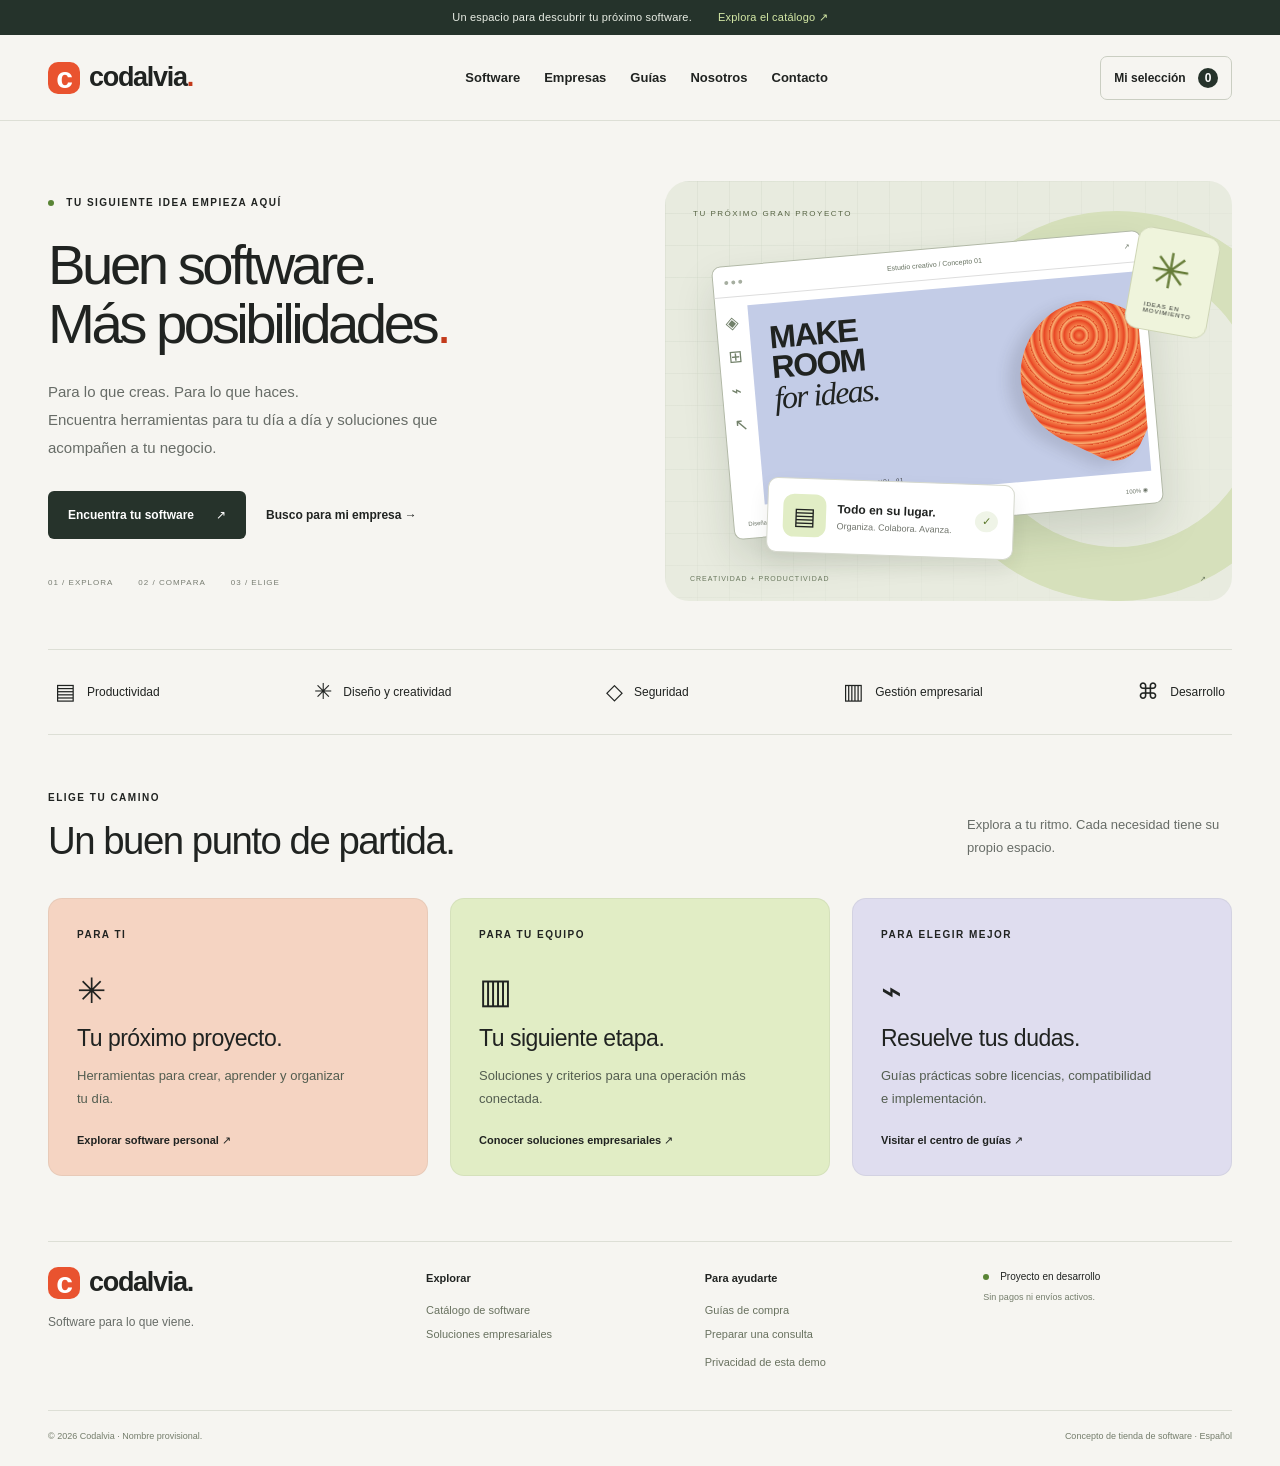
<file: index.html>
<!doctype html>
<html lang="es"><head><meta charset="utf-8"><meta name="viewport" content="width=device-width,initial-scale=1"><meta name="description" content="Descubre herramientas para tus proyectos y tu empresa. Explora el catálogo, compara soluciones y consulta las guías de Codalvia."><meta name="theme-color" content="#f6f5f1"><title>Software para lo que viene | Codalvia</title><link rel="icon" href="assets/favicon.svg" type="image/svg+xml"><link rel="stylesheet" href="assets/styles.css"><link rel="stylesheet" href="assets/pages.css"><script src="assets/app.js" defer></script></head><body data-page="index">
<a class="skip" href="#contenido">Saltar al contenido</a>
  <div class="announcement"><span>Un espacio para descubrir tu próximo software.</span><a href="catalogo.html">Explora el catálogo <span aria-hidden="true">↗</span></a></div>
  <header class="header"><div class="container header-inner">
    <a class="brand" href="index.html" aria-label="Codalvia, inicio"><span class="brand-mark" aria-hidden="true">c</span>codalvia<span class="brand-dot">.</span></a>
    <nav id="navigation" aria-label="Principal"><a href="catalogo.html">Software</a><a href="empresas.html">Empresas</a><a href="guias.html">Guías</a><a href="nosotros.html">Nosotros</a><a href="contacto.html">Contacto</a></nav>
    <div class="header-actions"><button class="selection-button" id="selection-open" aria-label="Ver mi selección">Mi selección <span id="selection-count">0</span></button><button class="menu-button" id="menu-toggle" aria-label="Abrir menú" aria-expanded="false" aria-controls="navigation">☰</button></div>
  </div></header>
  <main id="contenido">
<section class="hero container">
      <div class="hero-copy"><div class="eyebrow"><span class="tiny-dot"></span> TU SIGUIENTE IDEA EMPIEZA AQUÍ</div><h1>Buen software.<br>Más posibilidades<span class="orange">.</span></h1><p>Para lo que creas. Para lo que haces.<br>Encuentra herramientas para tu día a día y soluciones que acompañen a tu negocio.</p><div class="hero-actions"><a class="button dark" href="catalogo.html">Encuentra tu software <span aria-hidden="true">↗</span></a><a class="text-link" href="empresas.html">Busco para mi empresa <span aria-hidden="true">→</span></a></div><div class="hero-caption"><span>01 / EXPLORA</span><span>02 / COMPARA</span><span>03 / ELIGE</span></div></div>
      <div class="hero-art" role="img" aria-label="Ilustración de herramientas de diseño, productividad y gestión, con ventanas y tarjetas superpuestas">
        <div class="art-grid"></div><div class="art-ring"></div><div class="art-label">TU PRÓXIMO GRAN PROYECTO</div>
        <div class="studio-window"><div class="window-bar"><span><i></i><i></i><i></i></span><span>Estudio creativo / Concepto 01</span><span>↗</span></div><div class="studio-content"><div class="studio-tools">◈<br>⊞<br>⌁<br>↖</div><div class="poster"><span>MAKE<br>ROOM<br><em>for ideas.</em></span><div class="poster-orb"></div><small>CREATIVE EXPLORATIONS — VOL. 01</small></div></div><div class="studio-bottom"><span>Diseña sin límites.</span><span>100% ◉</span></div></div>
        <div class="floating-task"><div class="app-symbol lime">▤</div><div><strong>Todo en su lugar.</strong><span>Organiza. Colabora. Avanza.</span></div><b>✓</b></div>
        <div class="floating-app"><span>✳</span><small>IDEAS EN<br>MOVIMIENTO</small></div><div class="art-footer"><span>CREATIVIDAD + PRODUCTIVIDAD</span><span>↗</span></div>
      </div>
    </section><div class="category-strip container" aria-label="Explora por categoría"><a href="catalogo.html?categoria=Productividad"><span>▤</span> Productividad</a><a href="catalogo.html?categoria=Dise%C3%B1o"><span>✳</span> Diseño y creatividad</a><a href="catalogo.html?categoria=Seguridad"><span>◇</span> Seguridad</a><a href="catalogo.html?categoria=Gesti%C3%B3n"><span>▥</span> Gestión empresarial</a><a href="catalogo.html?categoria=Desarrollo"><span>⌘</span> Desarrollo</a></div><section class="container home-paths"><div class="section-top"><div><div class="eyebrow">ELIGE TU CAMINO</div><h2>Un buen punto de partida.</h2></div><p>Explora a tu ritmo. Cada necesidad tiene su propio espacio.</p></div><div class="path-grid"><a class="path-card peach" href="catalogo.html?publico=personal"><span class="eyebrow">PARA TI</span><span class="path-symbol">✳</span><h3>Tu próximo proyecto.</h3><p>Herramientas para crear, aprender y organizar tu día.</p><strong>Explorar software personal ↗</strong></a><a class="path-card lime" href="empresas.html"><span class="eyebrow">PARA TU EQUIPO</span><span class="path-symbol">▥</span><h3>Tu siguiente etapa.</h3><p>Soluciones y criterios para una operación más conectada.</p><strong>Conocer soluciones empresariales ↗</strong></a><a class="path-card lavender" href="guias.html"><span class="eyebrow">PARA ELEGIR MEJOR</span><span class="path-symbol">⌁</span><h3>Resuelve tus dudas.</h3><p>Guías prácticas sobre licencias, compatibilidad e implementación.</p><strong>Visitar el centro de guías ↗</strong></a></div></section>
</main>
<footer class="container"><div class="footer-main"><div><a class="brand" href="index.html"><span class="brand-mark" aria-hidden="true">c</span>codalvia.</a><p>Software para lo que viene.</p></div><div><strong>Explorar</strong><a href="catalogo.html">Catálogo de software</a><a href="empresas.html">Soluciones empresariales</a></div><div><strong>Para ayudarte</strong><a href="guias.html">Guías de compra</a><a href="contacto.html">Preparar una consulta</a><button class="text-button" id="privacy-open">Privacidad de esta demo</button></div><div class="footer-status"><span class="tiny-dot"></span> Proyecto en desarrollo<br><small>Sin pagos ni envíos activos.</small></div></div><div class="footer-bottom"><span>© <span id="year">2026</span> Codalvia · Nombre provisional.</span><span>Concepto de tienda de software · Español</span></div></footer>
  <dialog id="modal" aria-labelledby="modal-title"><div class="modal-header"><span class="eyebrow">CODALVIA / SOFTWARE</span><button class="close-button" id="modal-close" aria-label="Cerrar ventana">×</button></div><div id="modal-body"></div></dialog>
  <div class="toast" id="toast" role="status"></div>
</body>
</html>
</file>
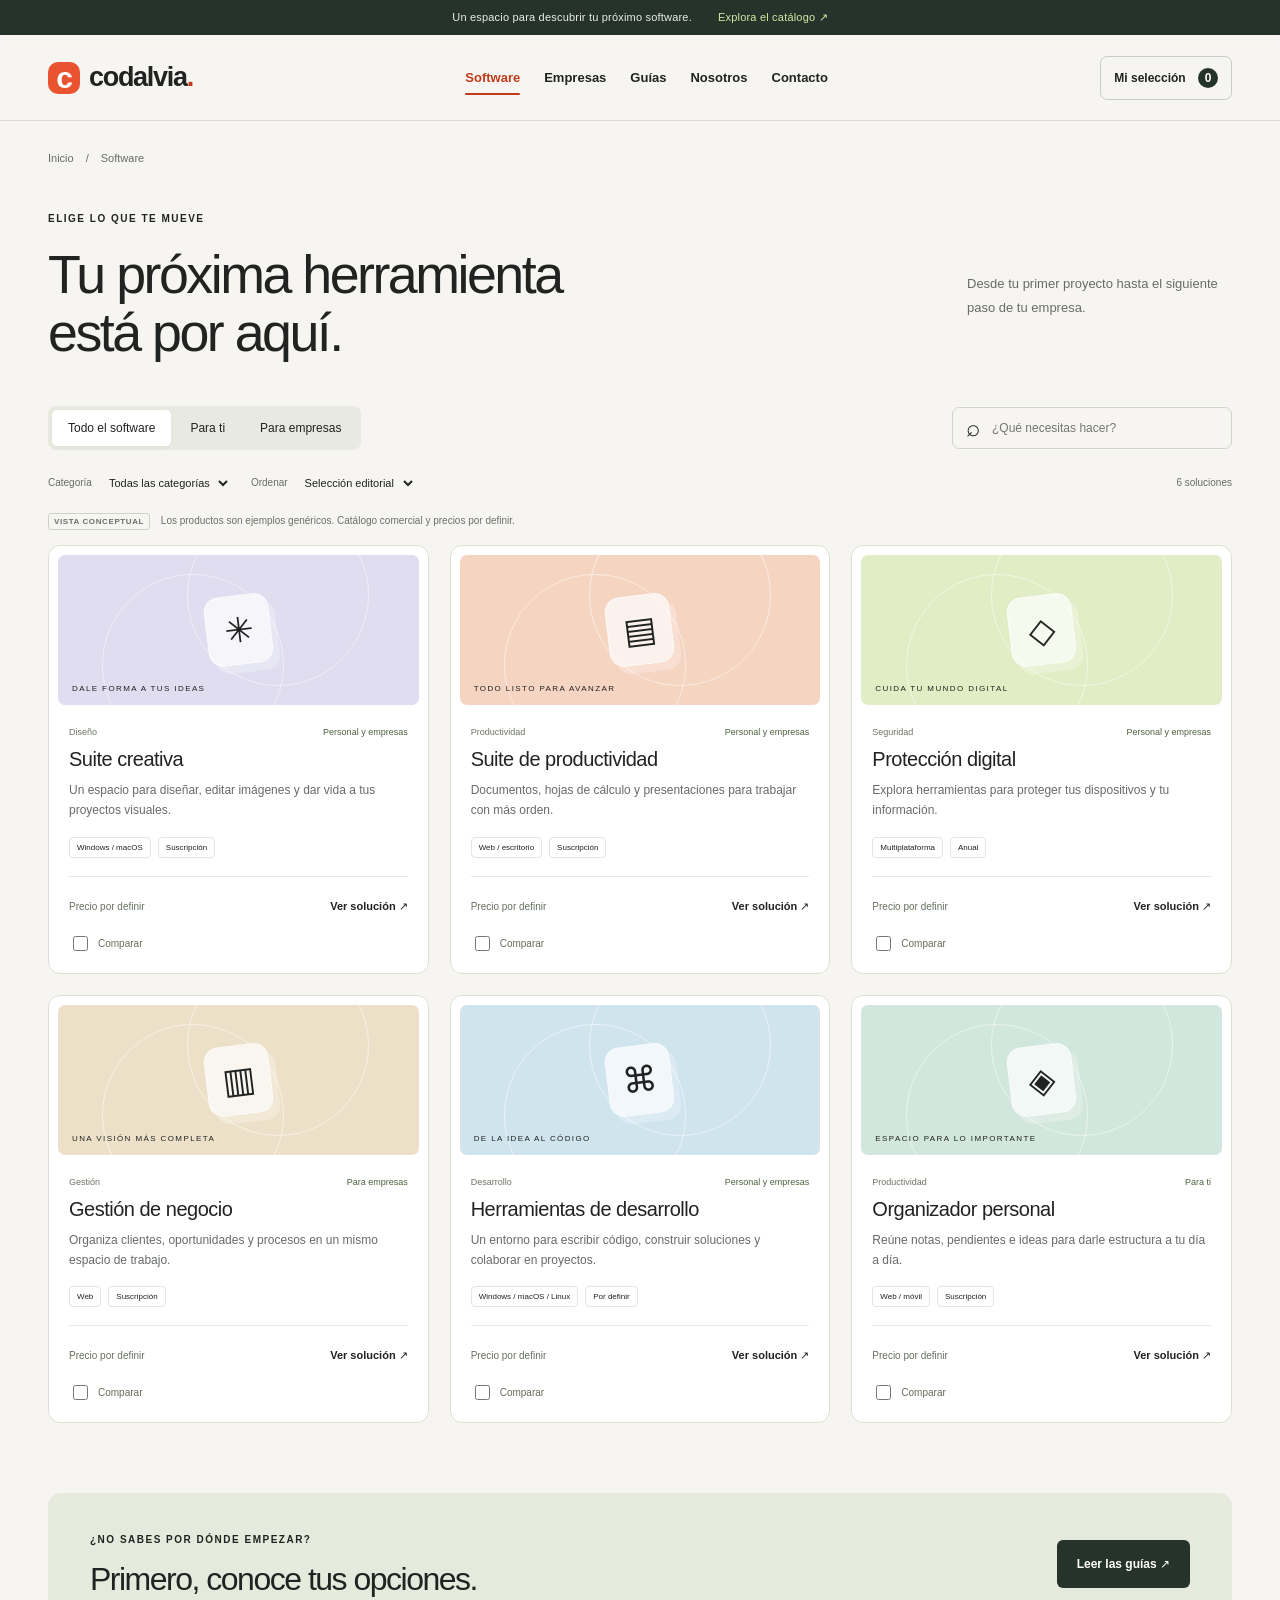
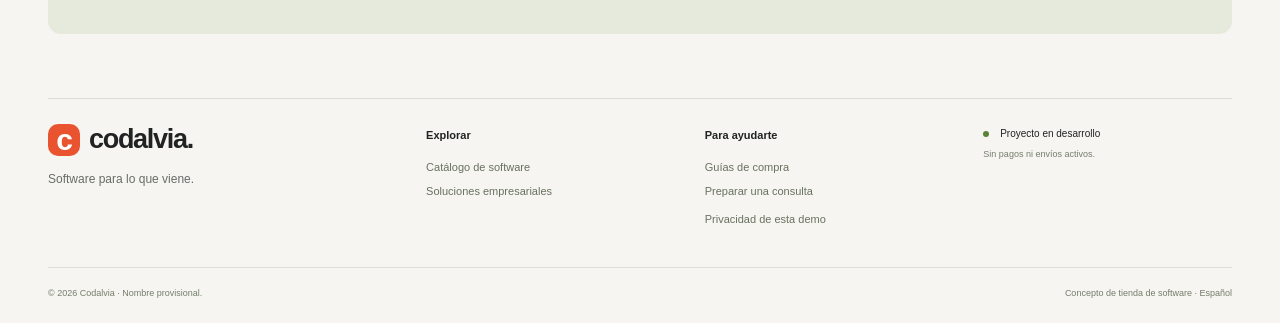
<file: catalogo.html>
<!doctype html>
<html lang="es"><head><meta charset="utf-8"><meta name="viewport" content="width=device-width,initial-scale=1"><meta name="description" content="Explora y compara ejemplos de software de diseño, productividad, seguridad, gestión y desarrollo para particulares y empresas."><meta name="theme-color" content="#f6f5f1"><title>Catálogo de software | Codalvia</title><link rel="icon" href="assets/favicon.svg" type="image/svg+xml"><link rel="stylesheet" href="assets/styles.css"><link rel="stylesheet" href="assets/pages.css"><script src="assets/app.js" defer></script></head><body data-page="catalogo">
<a class="skip" href="#contenido">Saltar al contenido</a>
  <div class="announcement"><span>Un espacio para descubrir tu próximo software.</span><a href="catalogo.html">Explora el catálogo <span aria-hidden="true">↗</span></a></div>
  <header class="header"><div class="container header-inner">
    <a class="brand" href="index.html" aria-label="Codalvia, inicio"><span class="brand-mark" aria-hidden="true">c</span>codalvia<span class="brand-dot">.</span></a>
    <nav id="navigation" aria-label="Principal"><a href="catalogo.html" aria-current="page">Software</a><a href="empresas.html">Empresas</a><a href="guias.html">Guías</a><a href="nosotros.html">Nosotros</a><a href="contacto.html">Contacto</a></nav>
    <div class="header-actions"><button class="selection-button" id="selection-open" aria-label="Ver mi selección">Mi selección <span id="selection-count">0</span></button><button class="menu-button" id="menu-toggle" aria-label="Abrir menú" aria-expanded="false" aria-controls="navigation">☰</button></div>
  </div></header>
  <main id="contenido">
<div class="container breadcrumb"><a href="index.html">Inicio</a><span aria-hidden="true">/</span><span>Software</span></div><section class="catalog-section container page-catalog" id="catalogo"><div class="section-top"><div><div class="eyebrow">ELIGE LO QUE TE MUEVE</div><h1 class="page-title">Tu próxima herramienta<br>está por aquí.</h1></div><p>Desde tu primer proyecto hasta el siguiente paso de tu empresa.</p></div>
      <div class="catalog-controls"><div class="segments" role="group" aria-label="Tipo de cliente"><button class="active" data-audience="all" aria-pressed="true">Todo el software</button><button data-audience="personal" aria-pressed="false">Para ti</button><button data-audience="business" aria-pressed="false">Para empresas</button></div><label class="search"><span aria-hidden="true">⌕</span><input id="search" type="search" placeholder="¿Qué necesitas hacer?" aria-label="Buscar software"></label></div>
      <div class="filters"><label>Categoría <select id="category"><option value="all">Todas las categorías</option><option>Productividad</option><option>Diseño</option><option>Seguridad</option><option>Gestión</option><option>Desarrollo</option></select></label><label>Ordenar <select id="sort"><option value="featured">Selección editorial</option><option value="name">Nombre: A–Z</option></select></label><span id="result-count" role="status"></span></div>
      <div class="demo-note"><span>VISTA CONCEPTUAL</span> Los productos son ejemplos genéricos. Catálogo comercial y precios por definir.</div>
      <div class="product-grid" id="products"></div><noscript><p>Activa JavaScript para explorar y comparar el catálogo interactivo.</p></noscript>
      <div id="empty" class="empty" hidden><h3>No encontramos coincidencias.</h3><p>Prueba otra palabra o explora todas las categorías.</p><button class="button dark" id="reset">Restablecer filtros</button></div>
      <div class="compare-bar" id="compare-bar" hidden><span><strong id="compare-count">0</strong> herramientas para comparar</span><div><button id="compare-clear" class="text-button">Limpiar</button><button id="compare-open" class="button dark">Comparar selección →</button></div></div>
    </section><section class="closing container"><div><span class="eyebrow">¿NO SABES POR DÓNDE EMPEZAR?</span><h2>Primero, conoce tus opciones.</h2></div><a class="button dark" href="guias.html">Leer las guías ↗</a></section>
</main>
<footer class="container"><div class="footer-main"><div><a class="brand" href="index.html"><span class="brand-mark" aria-hidden="true">c</span>codalvia.</a><p>Software para lo que viene.</p></div><div><strong>Explorar</strong><a href="catalogo.html">Catálogo de software</a><a href="empresas.html">Soluciones empresariales</a></div><div><strong>Para ayudarte</strong><a href="guias.html">Guías de compra</a><a href="contacto.html">Preparar una consulta</a><button class="text-button" id="privacy-open">Privacidad de esta demo</button></div><div class="footer-status"><span class="tiny-dot"></span> Proyecto en desarrollo<br><small>Sin pagos ni envíos activos.</small></div></div><div class="footer-bottom"><span>© <span id="year">2026</span> Codalvia · Nombre provisional.</span><span>Concepto de tienda de software · Español</span></div></footer>
  <dialog id="modal" aria-labelledby="modal-title"><div class="modal-header"><span class="eyebrow">CODALVIA / SOFTWARE</span><button class="close-button" id="modal-close" aria-label="Cerrar ventana">×</button></div><div id="modal-body"></div></dialog>
  <div class="toast" id="toast" role="status"></div>
</body>
</html>
</file>
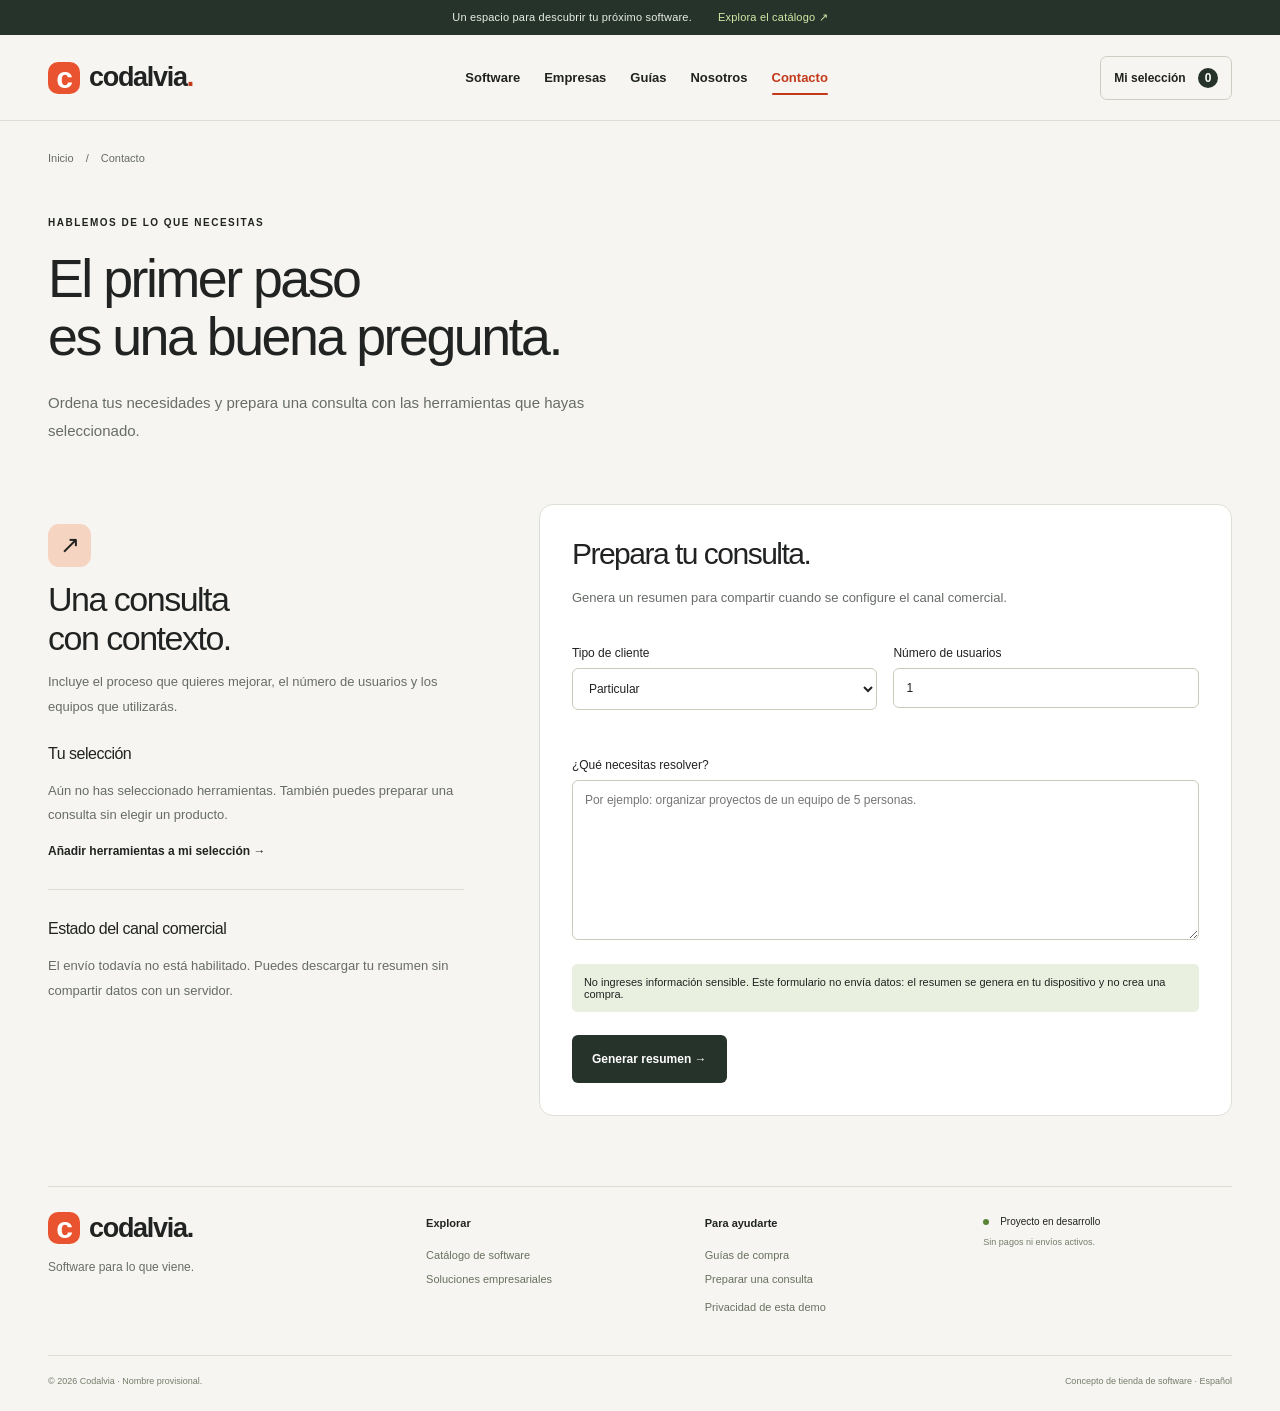
<file: contacto.html>
<!doctype html>
<html lang="es"><head><meta charset="utf-8"><meta name="viewport" content="width=device-width,initial-scale=1"><meta name="description" content="Organiza una consulta personal o empresarial con tu selección de software y descarga un resumen desde tu dispositivo."><meta name="theme-color" content="#f6f5f1"><title>Prepara tu consulta | Codalvia</title><link rel="icon" href="assets/favicon.svg" type="image/svg+xml"><link rel="stylesheet" href="assets/styles.css"><link rel="stylesheet" href="assets/pages.css"><script src="assets/app.js" defer></script></head><body data-page="contacto">
<a class="skip" href="#contenido">Saltar al contenido</a>
  <div class="announcement"><span>Un espacio para descubrir tu próximo software.</span><a href="catalogo.html">Explora el catálogo <span aria-hidden="true">↗</span></a></div>
  <header class="header"><div class="container header-inner">
    <a class="brand" href="index.html" aria-label="Codalvia, inicio"><span class="brand-mark" aria-hidden="true">c</span>codalvia<span class="brand-dot">.</span></a>
    <nav id="navigation" aria-label="Principal"><a href="catalogo.html">Software</a><a href="empresas.html">Empresas</a><a href="guias.html">Guías</a><a href="nosotros.html">Nosotros</a><a href="contacto.html" aria-current="page">Contacto</a></nav>
    <div class="header-actions"><button class="selection-button" id="selection-open" aria-label="Ver mi selección">Mi selección <span id="selection-count">0</span></button><button class="menu-button" id="menu-toggle" aria-label="Abrir menú" aria-expanded="false" aria-controls="navigation">☰</button></div>
  </div></header>
  <main id="contenido">
<div class="container breadcrumb"><a href="index.html">Inicio</a><span aria-hidden="true">/</span><span>Contacto</span></div><section class="container page-intro"><div class="eyebrow">HABLEMOS DE LO QUE NECESITAS</div><h1 class="page-title">El primer paso<br>es una buena pregunta.</h1><p>Ordena tus necesidades y prepara una consulta con las herramientas que hayas seleccionado.</p></section><section class="container contact-layout"><aside class="contact-aside"><span class="app-symbol peach">↗</span><h2>Una consulta<br>con contexto.</h2><p>Incluye el proceso que quieres mejorar, el número de usuarios y los equipos que utilizarás.</p><div id="contact-selection"></div><a class="text-link" href="catalogo.html">Añadir herramientas a mi selección →</a><hr><h3>Estado del canal comercial</h3><p>El envío todavía no está habilitado. Puedes descargar tu resumen sin compartir datos con un servidor.</p></aside><div class="form-panel" id="inquiry-host"><noscript>Activa JavaScript para generar tu consulta local.</noscript></div></section>
</main>
<footer class="container"><div class="footer-main"><div><a class="brand" href="index.html"><span class="brand-mark" aria-hidden="true">c</span>codalvia.</a><p>Software para lo que viene.</p></div><div><strong>Explorar</strong><a href="catalogo.html">Catálogo de software</a><a href="empresas.html">Soluciones empresariales</a></div><div><strong>Para ayudarte</strong><a href="guias.html">Guías de compra</a><a href="contacto.html">Preparar una consulta</a><button class="text-button" id="privacy-open">Privacidad de esta demo</button></div><div class="footer-status"><span class="tiny-dot"></span> Proyecto en desarrollo<br><small>Sin pagos ni envíos activos.</small></div></div><div class="footer-bottom"><span>© <span id="year">2026</span> Codalvia · Nombre provisional.</span><span>Concepto de tienda de software · Español</span></div></footer>
  <dialog id="modal" aria-labelledby="modal-title"><div class="modal-header"><span class="eyebrow">CODALVIA / SOFTWARE</span><button class="close-button" id="modal-close" aria-label="Cerrar ventana">×</button></div><div id="modal-body"></div></dialog>
  <div class="toast" id="toast" role="status"></div>
</body>
</html>
</file>
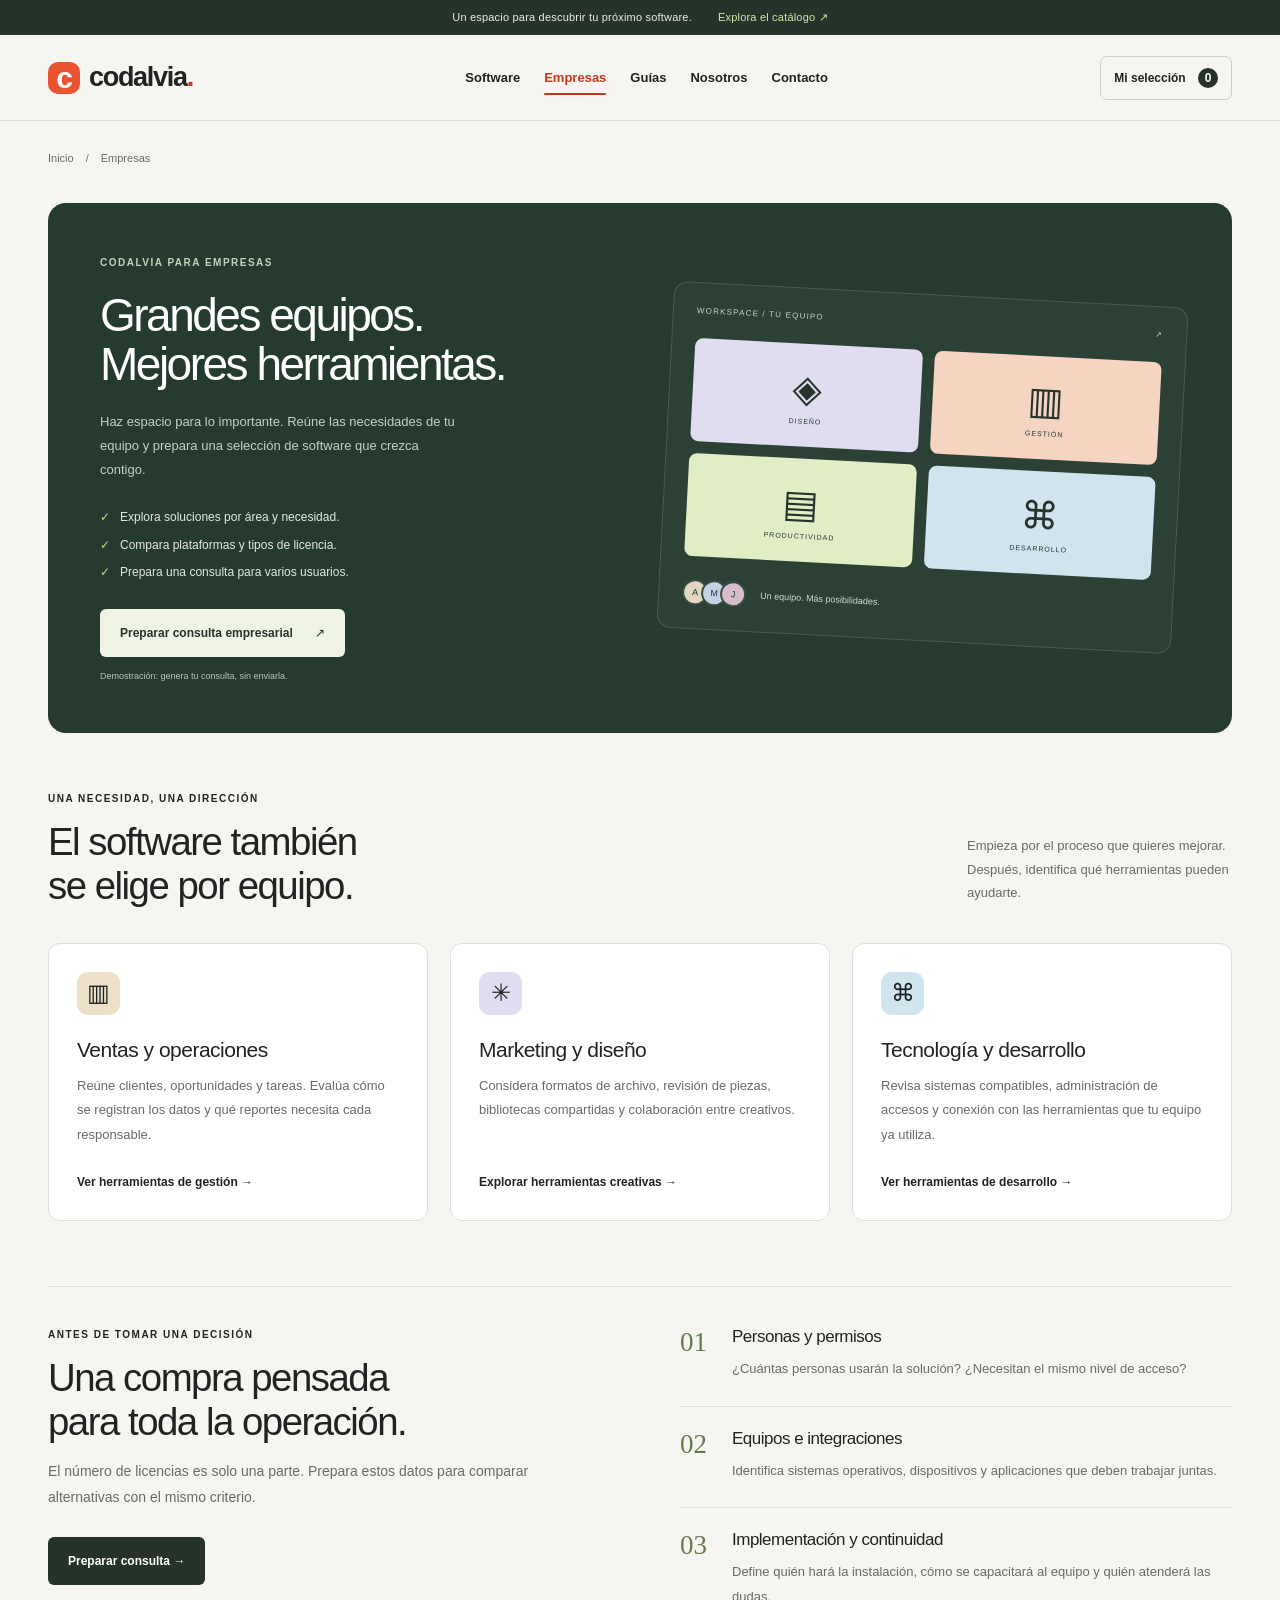
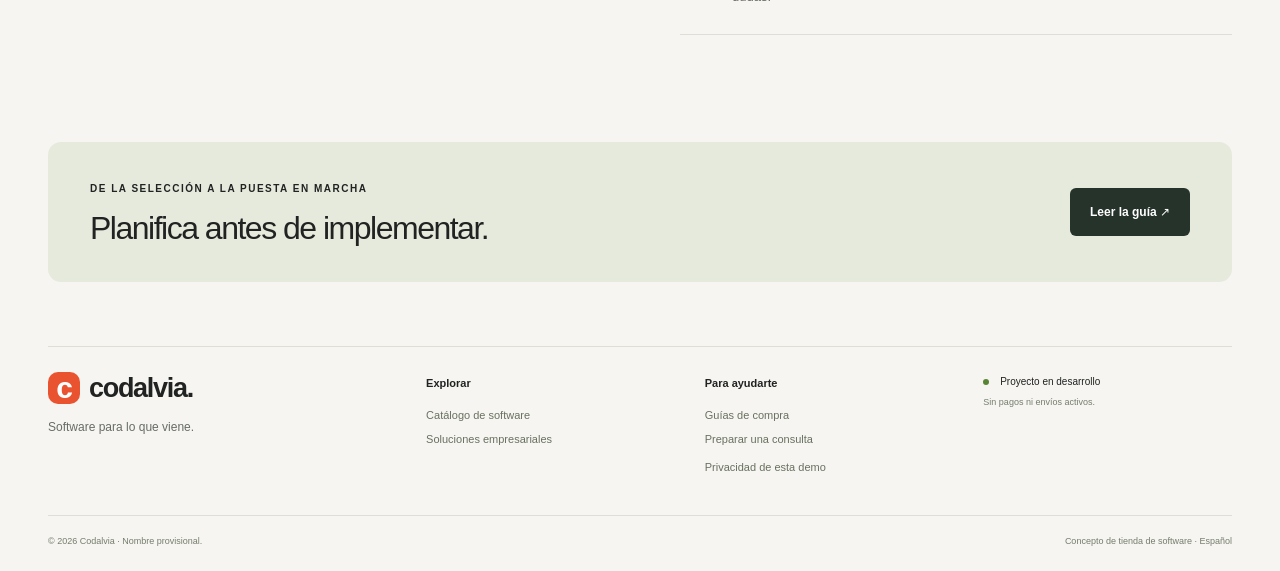
<file: empresas.html>
<!doctype html>
<html lang="es"><head><meta charset="utf-8"><meta name="viewport" content="width=device-width,initial-scale=1"><meta name="description" content="Define las necesidades de tu equipo, compara herramientas por área y prepara una consulta empresarial en Codalvia."><meta name="theme-color" content="#f6f5f1"><title>Software para empresas | Codalvia</title><link rel="icon" href="assets/favicon.svg" type="image/svg+xml"><link rel="stylesheet" href="assets/styles.css"><link rel="stylesheet" href="assets/pages.css"><script src="assets/app.js" defer></script></head><body data-page="empresas">
<a class="skip" href="#contenido">Saltar al contenido</a>
  <div class="announcement"><span>Un espacio para descubrir tu próximo software.</span><a href="catalogo.html">Explora el catálogo <span aria-hidden="true">↗</span></a></div>
  <header class="header"><div class="container header-inner">
    <a class="brand" href="index.html" aria-label="Codalvia, inicio"><span class="brand-mark" aria-hidden="true">c</span>codalvia<span class="brand-dot">.</span></a>
    <nav id="navigation" aria-label="Principal"><a href="catalogo.html">Software</a><a href="empresas.html" aria-current="page">Empresas</a><a href="guias.html">Guías</a><a href="nosotros.html">Nosotros</a><a href="contacto.html">Contacto</a></nav>
    <div class="header-actions"><button class="selection-button" id="selection-open" aria-label="Ver mi selección">Mi selección <span id="selection-count">0</span></button><button class="menu-button" id="menu-toggle" aria-label="Abrir menú" aria-expanded="false" aria-controls="navigation">☰</button></div>
  </div></header>
  <main id="contenido">
<div class="container breadcrumb"><a href="index.html">Inicio</a><span aria-hidden="true">/</span><span>Empresas</span></div><section class="business container" id="empresas"><div class="business-copy"><div class="eyebrow">CODALVIA PARA EMPRESAS</div><h1 class="page-title">Grandes equipos.<br>Mejores herramientas.</h1><p>Haz espacio para lo importante. Reúne las necesidades de tu equipo y prepara una selección de software que crezca contigo.</p><ul><li>Explora soluciones por área y necesidad.</li><li>Compara plataformas y tipos de licencia.</li><li>Prepara una consulta para varios usuarios.</li></ul><a class="button light" href="contacto.html?tipo=empresa">Preparar consulta empresarial <span aria-hidden="true">↗</span></a><small>Demostración: genera tu consulta, sin enviarla.</small></div><div class="business-art" aria-hidden="true"><div class="business-art-top">WORKSPACE / TU EQUIPO <span>↗</span></div><div class="workspace-tiles"><div class="workspace-tile lavender">◈<small>DISEÑO</small></div><div class="workspace-tile peach">▥<small>GESTIÓN</small></div><div class="workspace-tile lime">▤<small>PRODUCTIVIDAD</small></div><div class="workspace-tile blue">⌘<small>DESARROLLO</small></div></div><div class="workspace-label"><span class="avatar">A</span><span class="avatar">M</span><span class="avatar">J</span><span>Un equipo. Más posibilidades.</span></div></div></section><section class="container content-section"><div class="section-top"><div><div class="eyebrow">UNA NECESIDAD, UNA DIRECCIÓN</div><h2>El software también<br>se elige por equipo.</h2></div><p>Empieza por el proceso que quieres mejorar. Después, identifica qué herramientas pueden ayudarte.</p></div><div class="path-grid"><article class="info-card"><span class="app-symbol sand">▥</span><h3>Ventas y operaciones</h3><p>Reúne clientes, oportunidades y tareas. Evalúa cómo se registran los datos y qué reportes necesita cada responsable.</p><a class="text-link" href="catalogo.html?categoria=Gesti%C3%B3n&publico=business">Ver herramientas de gestión →</a></article><article class="info-card"><span class="app-symbol lavender">✳</span><h3>Marketing y diseño</h3><p>Considera formatos de archivo, revisión de piezas, bibliotecas compartidas y colaboración entre creativos.</p><a class="text-link" href="catalogo.html?categoria=Dise%C3%B1o&publico=business">Explorar herramientas creativas →</a></article><article class="info-card"><span class="app-symbol blue">⌘</span><h3>Tecnología y desarrollo</h3><p>Revisa sistemas compatibles, administración de accesos y conexión con las herramientas que tu equipo ya utiliza.</p><a class="text-link" href="catalogo.html?categoria=Desarrollo&publico=business">Ver herramientas de desarrollo →</a></article></div></section><section class="container split-panel"><div><div class="eyebrow">ANTES DE TOMAR UNA DECISIÓN</div><h2>Una compra pensada<br>para toda la operación.</h2><p>El número de licencias es solo una parte. Prepara estos datos para comparar alternativas con el mismo criterio.</p><a class="button dark" href="contacto.html?tipo=empresa">Preparar consulta →</a></div><div class="checklist"><article><span>01</span><div><h3>Personas y permisos</h3><p>¿Cuántas personas usarán la solución? ¿Necesitan el mismo nivel de acceso?</p></div></article><article><span>02</span><div><h3>Equipos e integraciones</h3><p>Identifica sistemas operativos, dispositivos y aplicaciones que deben trabajar juntas.</p></div></article><article><span>03</span><div><h3>Implementación y continuidad</h3><p>Define quién hará la instalación, cómo se capacitará al equipo y quién atenderá las dudas.</p></div></article></div></section><section class="closing container"><div><span class="eyebrow">DE LA SELECCIÓN A LA PUESTA EN MARCHA</span><h2>Planifica antes de implementar.</h2></div><a class="button dark" href="guia-implementacion.html">Leer la guía ↗</a></section>
</main>
<footer class="container"><div class="footer-main"><div><a class="brand" href="index.html"><span class="brand-mark" aria-hidden="true">c</span>codalvia.</a><p>Software para lo que viene.</p></div><div><strong>Explorar</strong><a href="catalogo.html">Catálogo de software</a><a href="empresas.html">Soluciones empresariales</a></div><div><strong>Para ayudarte</strong><a href="guias.html">Guías de compra</a><a href="contacto.html">Preparar una consulta</a><button class="text-button" id="privacy-open">Privacidad de esta demo</button></div><div class="footer-status"><span class="tiny-dot"></span> Proyecto en desarrollo<br><small>Sin pagos ni envíos activos.</small></div></div><div class="footer-bottom"><span>© <span id="year">2026</span> Codalvia · Nombre provisional.</span><span>Concepto de tienda de software · Español</span></div></footer>
  <dialog id="modal" aria-labelledby="modal-title"><div class="modal-header"><span class="eyebrow">CODALVIA / SOFTWARE</span><button class="close-button" id="modal-close" aria-label="Cerrar ventana">×</button></div><div id="modal-body"></div></dialog>
  <div class="toast" id="toast" role="status"></div>
</body>
</html>
</file>
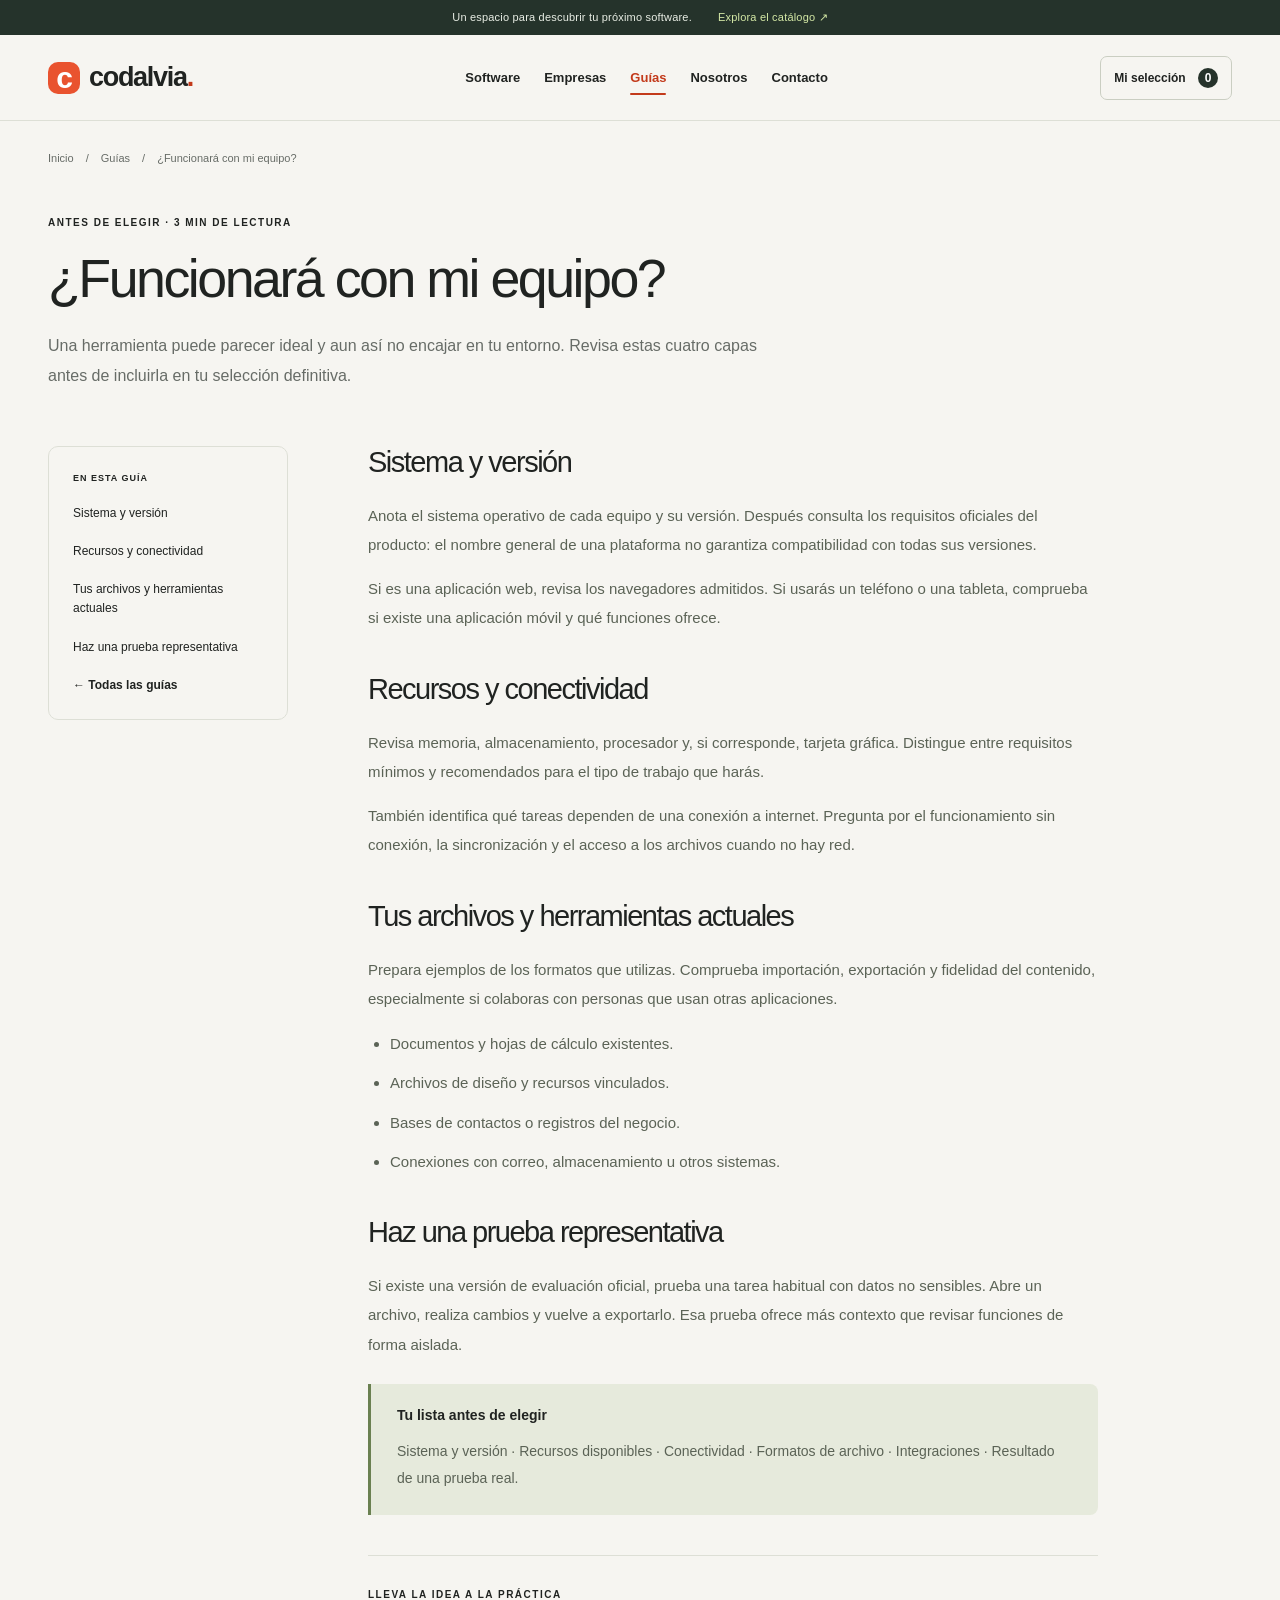
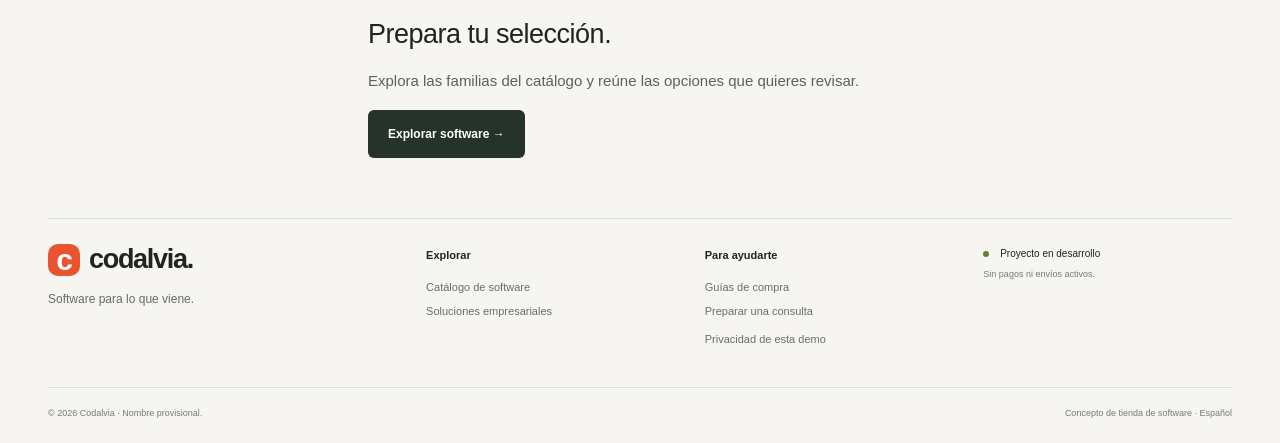
<file: guia-compatibilidad.html>
<!doctype html>
<html lang="es"><head><meta charset="utf-8"><meta name="viewport" content="width=device-width,initial-scale=1"><meta name="description" content="Una lista práctica para revisar plataforma, requisitos, archivos e integraciones antes de elegir software."><meta name="theme-color" content="#f6f5f1"><title>¿Funcionará con mi equipo? | Codalvia</title><link rel="icon" href="assets/favicon.svg" type="image/svg+xml"><link rel="stylesheet" href="assets/styles.css"><link rel="stylesheet" href="assets/pages.css"><script src="assets/app.js" defer></script></head><body data-page="guias">
<a class="skip" href="#contenido">Saltar al contenido</a>
  <div class="announcement"><span>Un espacio para descubrir tu próximo software.</span><a href="catalogo.html">Explora el catálogo <span aria-hidden="true">↗</span></a></div>
  <header class="header"><div class="container header-inner">
    <a class="brand" href="index.html" aria-label="Codalvia, inicio"><span class="brand-mark" aria-hidden="true">c</span>codalvia<span class="brand-dot">.</span></a>
    <nav id="navigation" aria-label="Principal"><a href="catalogo.html">Software</a><a href="empresas.html">Empresas</a><a href="guias.html" aria-current="page">Guías</a><a href="nosotros.html">Nosotros</a><a href="contacto.html">Contacto</a></nav>
    <div class="header-actions"><button class="selection-button" id="selection-open" aria-label="Ver mi selección">Mi selección <span id="selection-count">0</span></button><button class="menu-button" id="menu-toggle" aria-label="Abrir menú" aria-expanded="false" aria-controls="navigation">☰</button></div>
  </div></header>
  <main id="contenido">
<div class="container breadcrumb"><a href="index.html">Inicio</a><span>/</span><a href="guias.html">Guías</a><span>/</span><span>¿Funcionará con mi equipo?</span></div><article class="container reading-page"><header class="reading-header"><div class="eyebrow">ANTES DE ELEGIR · 3 MIN DE LECTURA</div><h1 class="page-title">¿Funcionará con mi equipo?</h1><p>Una herramienta puede parecer ideal y aun así no encajar en tu entorno. Revisa estas cuatro capas antes de incluirla en tu selección definitiva.</p></header><div class="reading-layout"><aside class="reading-toc" aria-label="Contenido de la guía"><strong>EN ESTA GUÍA</strong><a href="#sistema">Sistema y versión</a><a href="#recursos">Recursos y conectividad</a><a href="#archivos">Tus archivos y herramientas actuales</a><a href="#prueba">Haz una prueba representativa</a><a class="text-link" href="guias.html">← Todas las guías</a></aside><div class="reading-body"><section id="sistema"><h2>Sistema y versión</h2><p>Anota el sistema operativo de cada equipo y su versión. Después consulta los requisitos oficiales del producto: el nombre general de una plataforma no garantiza compatibilidad con todas sus versiones.</p><p>Si es una aplicación web, revisa los navegadores admitidos. Si usarás un teléfono o una tableta, comprueba si existe una aplicación móvil y qué funciones ofrece.</p></section><section id="recursos"><h2>Recursos y conectividad</h2><p>Revisa memoria, almacenamiento, procesador y, si corresponde, tarjeta gráfica. Distingue entre requisitos mínimos y recomendados para el tipo de trabajo que harás.</p><p>También identifica qué tareas dependen de una conexión a internet. Pregunta por el funcionamiento sin conexión, la sincronización y el acceso a los archivos cuando no hay red.</p></section><section id="archivos"><h2>Tus archivos y herramientas actuales</h2><p>Prepara ejemplos de los formatos que utilizas. Comprueba importación, exportación y fidelidad del contenido, especialmente si colaboras con personas que usan otras aplicaciones.</p><ul><li>Documentos y hojas de cálculo existentes.</li><li>Archivos de diseño y recursos vinculados.</li><li>Bases de contactos o registros del negocio.</li><li>Conexiones con correo, almacenamiento u otros sistemas.</li></ul></section><section id="prueba"><h2>Haz una prueba representativa</h2><p>Si existe una versión de evaluación oficial, prueba una tarea habitual con datos no sensibles. Abre un archivo, realiza cambios y vuelve a exportarlo. Esa prueba ofrece más contexto que revisar funciones de forma aislada.</p><div class="reading-note"><strong>Tu lista antes de elegir</strong><p>Sistema y versión · Recursos disponibles · Conectividad · Formatos de archivo · Integraciones · Resultado de una prueba real.</p></div></section><div class="reading-next"><span class="eyebrow">LLEVA LA IDEA A LA PRÁCTICA</span><h3>Prepara tu selección.</h3><p>Explora las familias del catálogo y reúne las opciones que quieres revisar.</p><a class="button dark" href="catalogo.html">Explorar software →</a></div></div></div></article>
</main>
<footer class="container"><div class="footer-main"><div><a class="brand" href="index.html"><span class="brand-mark" aria-hidden="true">c</span>codalvia.</a><p>Software para lo que viene.</p></div><div><strong>Explorar</strong><a href="catalogo.html">Catálogo de software</a><a href="empresas.html">Soluciones empresariales</a></div><div><strong>Para ayudarte</strong><a href="guias.html">Guías de compra</a><a href="contacto.html">Preparar una consulta</a><button class="text-button" id="privacy-open">Privacidad de esta demo</button></div><div class="footer-status"><span class="tiny-dot"></span> Proyecto en desarrollo<br><small>Sin pagos ni envíos activos.</small></div></div><div class="footer-bottom"><span>© <span id="year">2026</span> Codalvia · Nombre provisional.</span><span>Concepto de tienda de software · Español</span></div></footer>
  <dialog id="modal" aria-labelledby="modal-title"><div class="modal-header"><span class="eyebrow">CODALVIA / SOFTWARE</span><button class="close-button" id="modal-close" aria-label="Cerrar ventana">×</button></div><div id="modal-body"></div></dialog>
  <div class="toast" id="toast" role="status"></div>
</body>
</html>
</file>
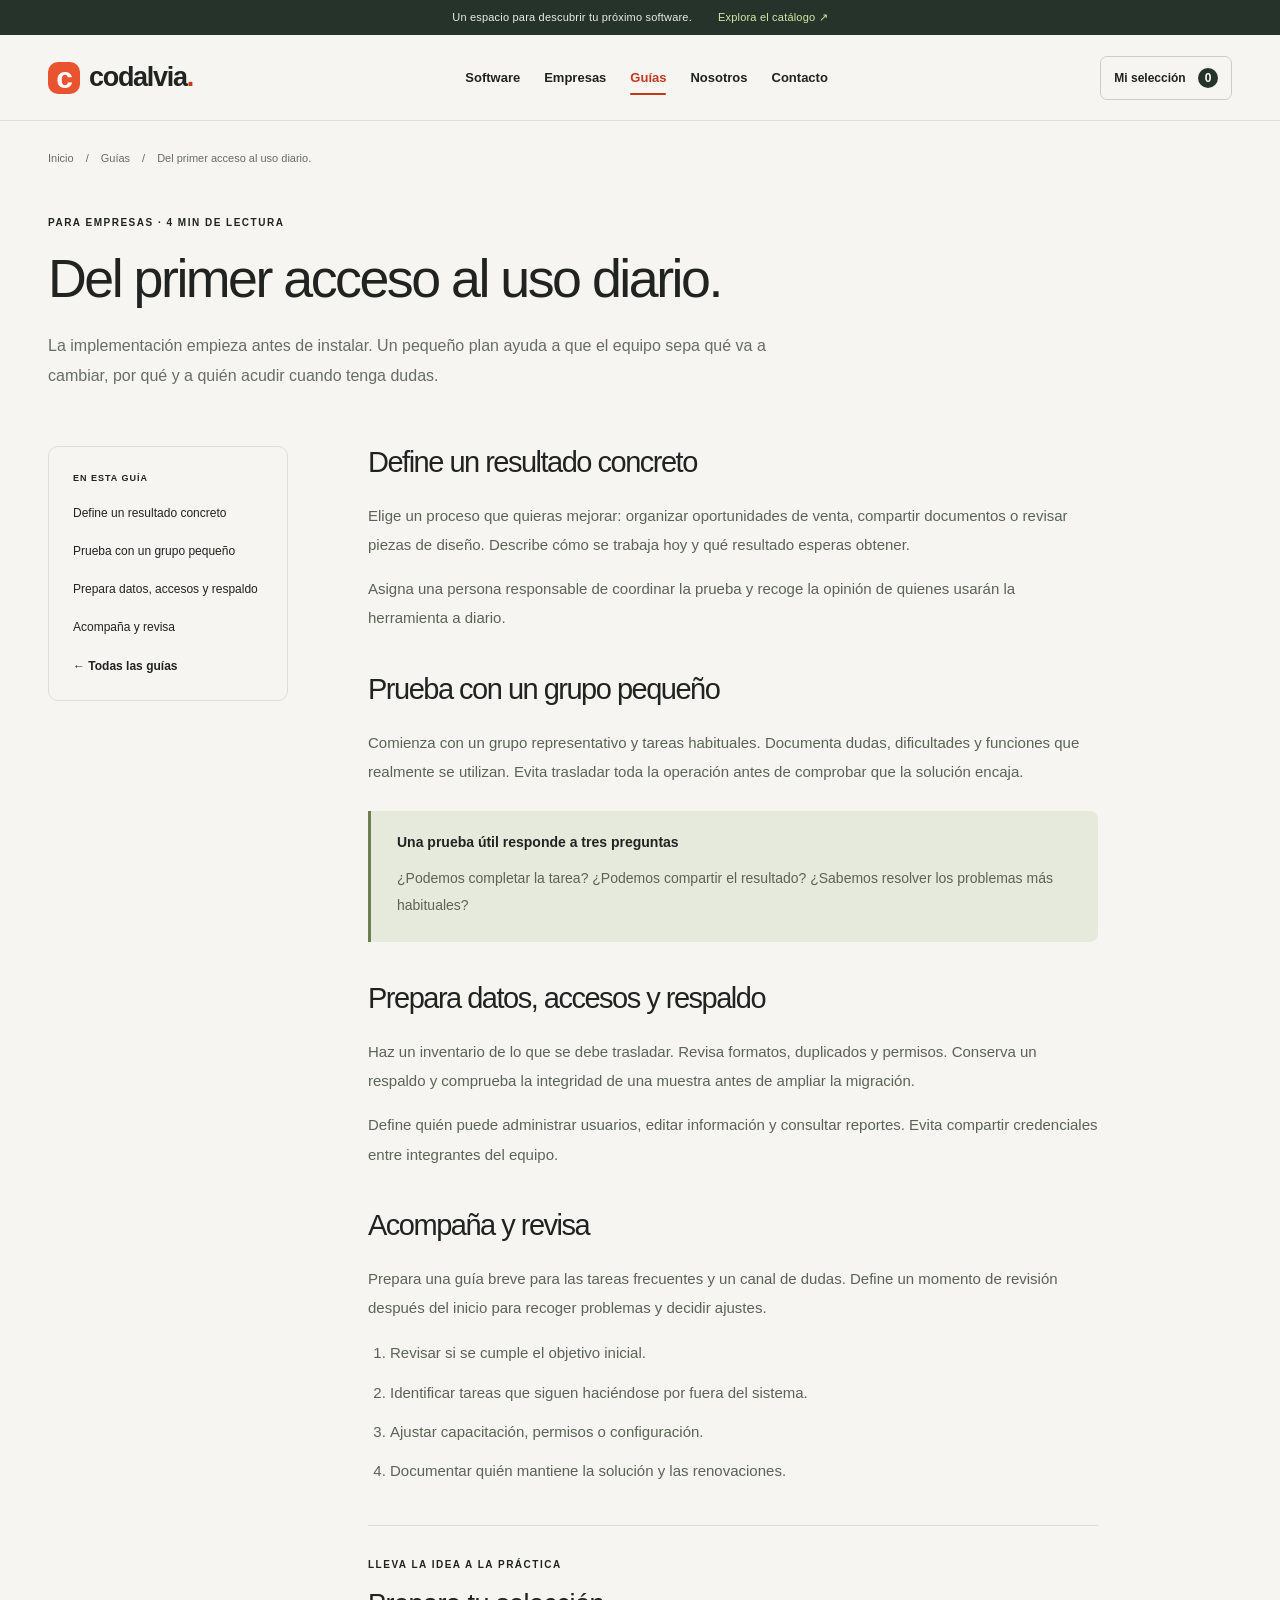
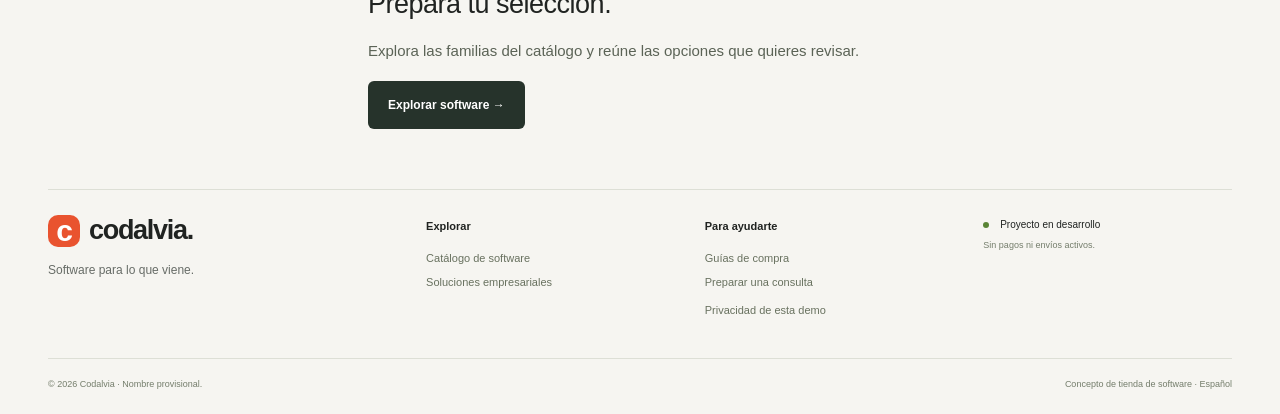
<file: guia-implementacion.html>
<!doctype html>
<html lang="es"><head><meta charset="utf-8"><meta name="viewport" content="width=device-width,initial-scale=1"><meta name="description" content="Cómo preparar una prueba, organizar la migración y acompañar a un equipo durante la adopción de software."><meta name="theme-color" content="#f6f5f1"><title>Del primer acceso al uso diario. | Codalvia</title><link rel="icon" href="assets/favicon.svg" type="image/svg+xml"><link rel="stylesheet" href="assets/styles.css"><link rel="stylesheet" href="assets/pages.css"><script src="assets/app.js" defer></script></head><body data-page="guias">
<a class="skip" href="#contenido">Saltar al contenido</a>
  <div class="announcement"><span>Un espacio para descubrir tu próximo software.</span><a href="catalogo.html">Explora el catálogo <span aria-hidden="true">↗</span></a></div>
  <header class="header"><div class="container header-inner">
    <a class="brand" href="index.html" aria-label="Codalvia, inicio"><span class="brand-mark" aria-hidden="true">c</span>codalvia<span class="brand-dot">.</span></a>
    <nav id="navigation" aria-label="Principal"><a href="catalogo.html">Software</a><a href="empresas.html">Empresas</a><a href="guias.html" aria-current="page">Guías</a><a href="nosotros.html">Nosotros</a><a href="contacto.html">Contacto</a></nav>
    <div class="header-actions"><button class="selection-button" id="selection-open" aria-label="Ver mi selección">Mi selección <span id="selection-count">0</span></button><button class="menu-button" id="menu-toggle" aria-label="Abrir menú" aria-expanded="false" aria-controls="navigation">☰</button></div>
  </div></header>
  <main id="contenido">
<div class="container breadcrumb"><a href="index.html">Inicio</a><span>/</span><a href="guias.html">Guías</a><span>/</span><span>Del primer acceso al uso diario.</span></div><article class="container reading-page"><header class="reading-header"><div class="eyebrow">PARA EMPRESAS · 4 MIN DE LECTURA</div><h1 class="page-title">Del primer acceso al uso diario.</h1><p>La implementación empieza antes de instalar. Un pequeño plan ayuda a que el equipo sepa qué va a cambiar, por qué y a quién acudir cuando tenga dudas.</p></header><div class="reading-layout"><aside class="reading-toc" aria-label="Contenido de la guía"><strong>EN ESTA GUÍA</strong><a href="#objetivo">Define un resultado concreto</a><a href="#piloto">Prueba con un grupo pequeño</a><a href="#migracion">Prepara datos, accesos y respaldo</a><a href="#adopcion">Acompaña y revisa</a><a class="text-link" href="guias.html">← Todas las guías</a></aside><div class="reading-body"><section id="objetivo"><h2>Define un resultado concreto</h2><p>Elige un proceso que quieras mejorar: organizar oportunidades de venta, compartir documentos o revisar piezas de diseño. Describe cómo se trabaja hoy y qué resultado esperas obtener.</p><p>Asigna una persona responsable de coordinar la prueba y recoge la opinión de quienes usarán la herramienta a diario.</p></section><section id="piloto"><h2>Prueba con un grupo pequeño</h2><p>Comienza con un grupo representativo y tareas habituales. Documenta dudas, dificultades y funciones que realmente se utilizan. Evita trasladar toda la operación antes de comprobar que la solución encaja.</p><div class="reading-note"><strong>Una prueba útil responde a tres preguntas</strong><p>¿Podemos completar la tarea? ¿Podemos compartir el resultado? ¿Sabemos resolver los problemas más habituales?</p></div></section><section id="migracion"><h2>Prepara datos, accesos y respaldo</h2><p>Haz un inventario de lo que se debe trasladar. Revisa formatos, duplicados y permisos. Conserva un respaldo y comprueba la integridad de una muestra antes de ampliar la migración.</p><p>Define quién puede administrar usuarios, editar información y consultar reportes. Evita compartir credenciales entre integrantes del equipo.</p></section><section id="adopcion"><h2>Acompaña y revisa</h2><p>Prepara una guía breve para las tareas frecuentes y un canal de dudas. Define un momento de revisión después del inicio para recoger problemas y decidir ajustes.</p><ol><li>Revisar si se cumple el objetivo inicial.</li><li>Identificar tareas que siguen haciéndose por fuera del sistema.</li><li>Ajustar capacitación, permisos o configuración.</li><li>Documentar quién mantiene la solución y las renovaciones.</li></ol></section><div class="reading-next"><span class="eyebrow">LLEVA LA IDEA A LA PRÁCTICA</span><h3>Prepara tu selección.</h3><p>Explora las familias del catálogo y reúne las opciones que quieres revisar.</p><a class="button dark" href="catalogo.html">Explorar software →</a></div></div></div></article>
</main>
<footer class="container"><div class="footer-main"><div><a class="brand" href="index.html"><span class="brand-mark" aria-hidden="true">c</span>codalvia.</a><p>Software para lo que viene.</p></div><div><strong>Explorar</strong><a href="catalogo.html">Catálogo de software</a><a href="empresas.html">Soluciones empresariales</a></div><div><strong>Para ayudarte</strong><a href="guias.html">Guías de compra</a><a href="contacto.html">Preparar una consulta</a><button class="text-button" id="privacy-open">Privacidad de esta demo</button></div><div class="footer-status"><span class="tiny-dot"></span> Proyecto en desarrollo<br><small>Sin pagos ni envíos activos.</small></div></div><div class="footer-bottom"><span>© <span id="year">2026</span> Codalvia · Nombre provisional.</span><span>Concepto de tienda de software · Español</span></div></footer>
  <dialog id="modal" aria-labelledby="modal-title"><div class="modal-header"><span class="eyebrow">CODALVIA / SOFTWARE</span><button class="close-button" id="modal-close" aria-label="Cerrar ventana">×</button></div><div id="modal-body"></div></dialog>
  <div class="toast" id="toast" role="status"></div>
</body>
</html>
</file>
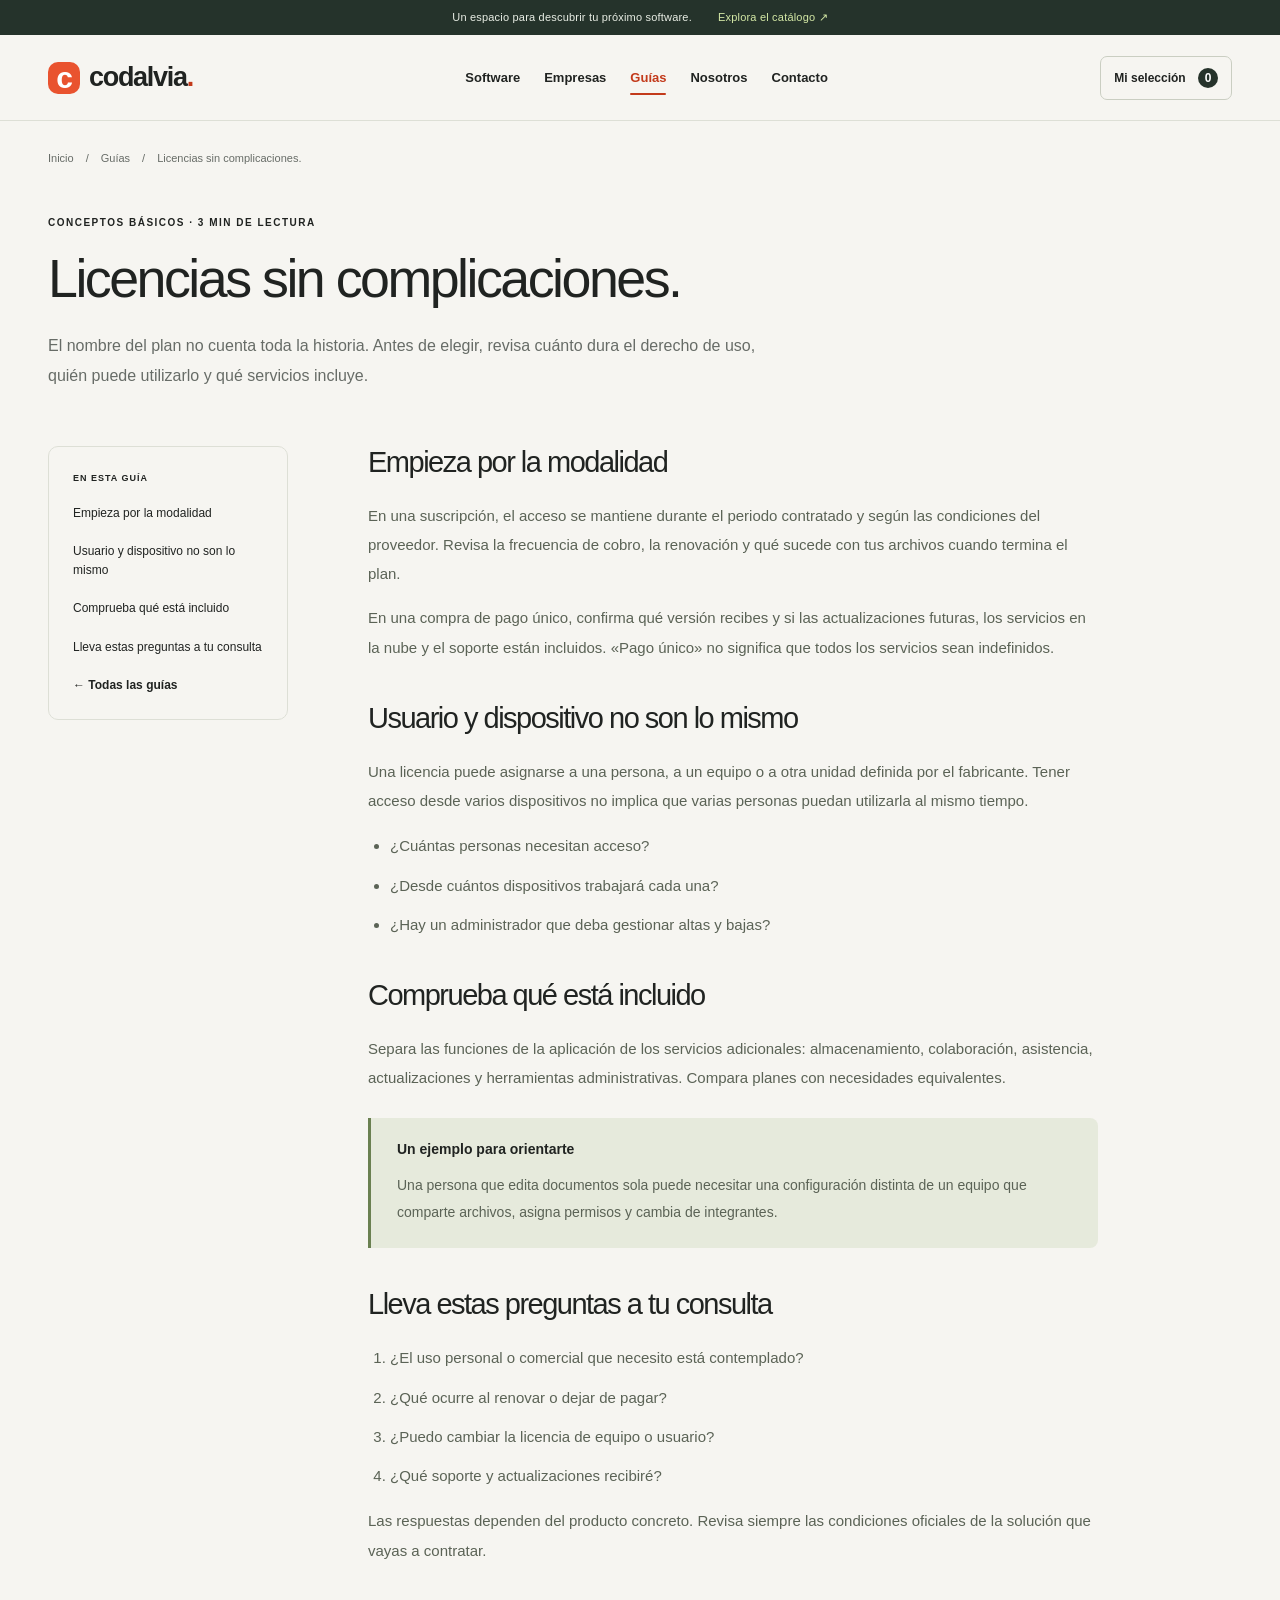
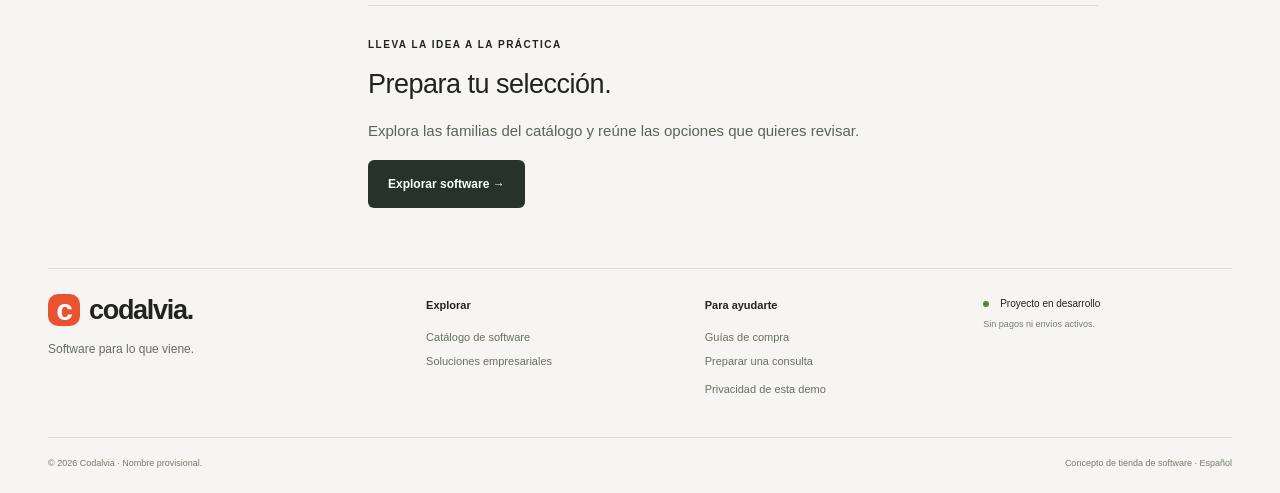
<file: guia-licencias.html>
<!doctype html>
<html lang="es"><head><meta charset="utf-8"><meta name="viewport" content="width=device-width,initial-scale=1"><meta name="description" content="Qué revisar al comparar suscripciones, compras de pago único y licencias por usuario o dispositivo."><meta name="theme-color" content="#f6f5f1"><title>Licencias sin complicaciones. | Codalvia</title><link rel="icon" href="assets/favicon.svg" type="image/svg+xml"><link rel="stylesheet" href="assets/styles.css"><link rel="stylesheet" href="assets/pages.css"><script src="assets/app.js" defer></script></head><body data-page="guias">
<a class="skip" href="#contenido">Saltar al contenido</a>
  <div class="announcement"><span>Un espacio para descubrir tu próximo software.</span><a href="catalogo.html">Explora el catálogo <span aria-hidden="true">↗</span></a></div>
  <header class="header"><div class="container header-inner">
    <a class="brand" href="index.html" aria-label="Codalvia, inicio"><span class="brand-mark" aria-hidden="true">c</span>codalvia<span class="brand-dot">.</span></a>
    <nav id="navigation" aria-label="Principal"><a href="catalogo.html">Software</a><a href="empresas.html">Empresas</a><a href="guias.html" aria-current="page">Guías</a><a href="nosotros.html">Nosotros</a><a href="contacto.html">Contacto</a></nav>
    <div class="header-actions"><button class="selection-button" id="selection-open" aria-label="Ver mi selección">Mi selección <span id="selection-count">0</span></button><button class="menu-button" id="menu-toggle" aria-label="Abrir menú" aria-expanded="false" aria-controls="navigation">☰</button></div>
  </div></header>
  <main id="contenido">
<div class="container breadcrumb"><a href="index.html">Inicio</a><span>/</span><a href="guias.html">Guías</a><span>/</span><span>Licencias sin complicaciones.</span></div><article class="container reading-page"><header class="reading-header"><div class="eyebrow">CONCEPTOS BÁSICOS · 3 MIN DE LECTURA</div><h1 class="page-title">Licencias sin complicaciones.</h1><p>El nombre del plan no cuenta toda la historia. Antes de elegir, revisa cuánto dura el derecho de uso, quién puede utilizarlo y qué servicios incluye.</p></header><div class="reading-layout"><aside class="reading-toc" aria-label="Contenido de la guía"><strong>EN ESTA GUÍA</strong><a href="#modalidad">Empieza por la modalidad</a><a href="#usuarios">Usuario y dispositivo no son lo mismo</a><a href="#incluye">Comprueba qué está incluido</a><a href="#preguntas">Lleva estas preguntas a tu consulta</a><a class="text-link" href="guias.html">← Todas las guías</a></aside><div class="reading-body"><section id="modalidad"><h2>Empieza por la modalidad</h2><p>En una suscripción, el acceso se mantiene durante el periodo contratado y según las condiciones del proveedor. Revisa la frecuencia de cobro, la renovación y qué sucede con tus archivos cuando termina el plan.</p><p>En una compra de pago único, confirma qué versión recibes y si las actualizaciones futuras, los servicios en la nube y el soporte están incluidos. «Pago único» no significa que todos los servicios sean indefinidos.</p></section><section id="usuarios"><h2>Usuario y dispositivo no son lo mismo</h2><p>Una licencia puede asignarse a una persona, a un equipo o a otra unidad definida por el fabricante. Tener acceso desde varios dispositivos no implica que varias personas puedan utilizarla al mismo tiempo.</p><ul><li>¿Cuántas personas necesitan acceso?</li><li>¿Desde cuántos dispositivos trabajará cada una?</li><li>¿Hay un administrador que deba gestionar altas y bajas?</li></ul></section><section id="incluye"><h2>Comprueba qué está incluido</h2><p>Separa las funciones de la aplicación de los servicios adicionales: almacenamiento, colaboración, asistencia, actualizaciones y herramientas administrativas. Compara planes con necesidades equivalentes.</p><div class="reading-note"><strong>Un ejemplo para orientarte</strong><p>Una persona que edita documentos sola puede necesitar una configuración distinta de un equipo que comparte archivos, asigna permisos y cambia de integrantes.</p></div></section><section id="preguntas"><h2>Lleva estas preguntas a tu consulta</h2><ol><li>¿El uso personal o comercial que necesito está contemplado?</li><li>¿Qué ocurre al renovar o dejar de pagar?</li><li>¿Puedo cambiar la licencia de equipo o usuario?</li><li>¿Qué soporte y actualizaciones recibiré?</li></ol><p>Las respuestas dependen del producto concreto. Revisa siempre las condiciones oficiales de la solución que vayas a contratar.</p></section><div class="reading-next"><span class="eyebrow">LLEVA LA IDEA A LA PRÁCTICA</span><h3>Prepara tu selección.</h3><p>Explora las familias del catálogo y reúne las opciones que quieres revisar.</p><a class="button dark" href="catalogo.html">Explorar software →</a></div></div></div></article>
</main>
<footer class="container"><div class="footer-main"><div><a class="brand" href="index.html"><span class="brand-mark" aria-hidden="true">c</span>codalvia.</a><p>Software para lo que viene.</p></div><div><strong>Explorar</strong><a href="catalogo.html">Catálogo de software</a><a href="empresas.html">Soluciones empresariales</a></div><div><strong>Para ayudarte</strong><a href="guias.html">Guías de compra</a><a href="contacto.html">Preparar una consulta</a><button class="text-button" id="privacy-open">Privacidad de esta demo</button></div><div class="footer-status"><span class="tiny-dot"></span> Proyecto en desarrollo<br><small>Sin pagos ni envíos activos.</small></div></div><div class="footer-bottom"><span>© <span id="year">2026</span> Codalvia · Nombre provisional.</span><span>Concepto de tienda de software · Español</span></div></footer>
  <dialog id="modal" aria-labelledby="modal-title"><div class="modal-header"><span class="eyebrow">CODALVIA / SOFTWARE</span><button class="close-button" id="modal-close" aria-label="Cerrar ventana">×</button></div><div id="modal-body"></div></dialog>
  <div class="toast" id="toast" role="status"></div>
</body>
</html>
</file>
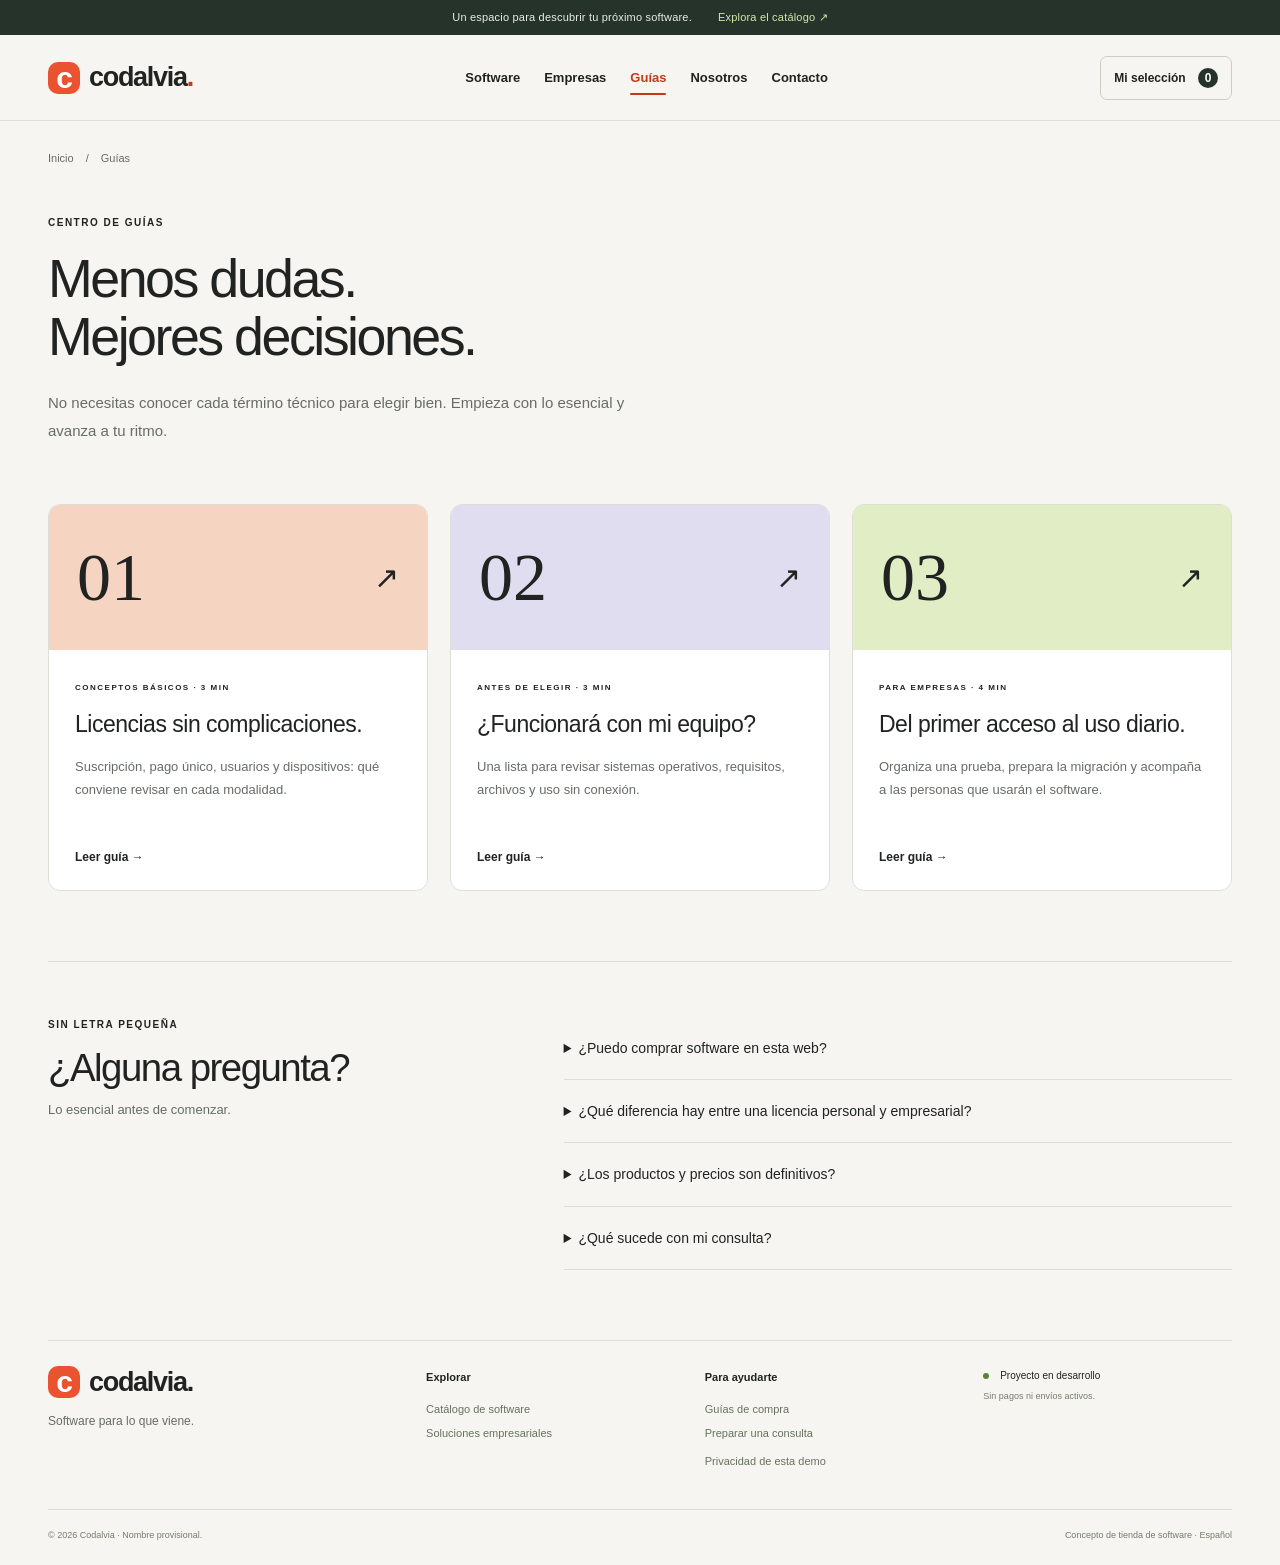
<file: guias.html>
<!doctype html>
<html lang="es"><head><meta charset="utf-8"><meta name="viewport" content="width=device-width,initial-scale=1"><meta name="description" content="Aprende qué revisar en una licencia, cómo comprobar compatibilidad y cómo preparar la implementación de software."><meta name="theme-color" content="#f6f5f1"><title>Guías para elegir software | Codalvia</title><link rel="icon" href="assets/favicon.svg" type="image/svg+xml"><link rel="stylesheet" href="assets/styles.css"><link rel="stylesheet" href="assets/pages.css"><script src="assets/app.js" defer></script></head><body data-page="guias">
<a class="skip" href="#contenido">Saltar al contenido</a>
  <div class="announcement"><span>Un espacio para descubrir tu próximo software.</span><a href="catalogo.html">Explora el catálogo <span aria-hidden="true">↗</span></a></div>
  <header class="header"><div class="container header-inner">
    <a class="brand" href="index.html" aria-label="Codalvia, inicio"><span class="brand-mark" aria-hidden="true">c</span>codalvia<span class="brand-dot">.</span></a>
    <nav id="navigation" aria-label="Principal"><a href="catalogo.html">Software</a><a href="empresas.html">Empresas</a><a href="guias.html" aria-current="page">Guías</a><a href="nosotros.html">Nosotros</a><a href="contacto.html">Contacto</a></nav>
    <div class="header-actions"><button class="selection-button" id="selection-open" aria-label="Ver mi selección">Mi selección <span id="selection-count">0</span></button><button class="menu-button" id="menu-toggle" aria-label="Abrir menú" aria-expanded="false" aria-controls="navigation">☰</button></div>
  </div></header>
  <main id="contenido">
<div class="container breadcrumb"><a href="index.html">Inicio</a><span aria-hidden="true">/</span><span>Guías</span></div><section class="container page-intro"><div class="eyebrow">CENTRO DE GUÍAS</div><h1 class="page-title">Menos dudas.<br>Mejores decisiones.</h1><p>No necesitas conocer cada término técnico para elegir bien. Empieza con lo esencial y avanza a tu ritmo.</p></section><section class="container resource-section"><div class="path-grid"><a class="resource-card" href="guia-licencias.html"><div class="resource-art peach">01 <span>↗</span></div><div class="resource-body"><span class="eyebrow">CONCEPTOS BÁSICOS · 3 MIN</span><h3>Licencias sin complicaciones.</h3><p>Suscripción, pago único, usuarios y dispositivos: qué conviene revisar en cada modalidad.</p><strong>Leer guía →</strong></div></a><a class="resource-card" href="guia-compatibilidad.html"><div class="resource-art lavender">02 <span>↗</span></div><div class="resource-body"><span class="eyebrow">ANTES DE ELEGIR · 3 MIN</span><h3>¿Funcionará con mi equipo?</h3><p>Una lista para revisar sistemas operativos, requisitos, archivos y uso sin conexión.</p><strong>Leer guía →</strong></div></a><a class="resource-card" href="guia-implementacion.html"><div class="resource-art lime">03 <span>↗</span></div><div class="resource-body"><span class="eyebrow">PARA EMPRESAS · 4 MIN</span><h3>Del primer acceso al uso diario.</h3><p>Organiza una prueba, prepara la migración y acompaña a las personas que usarán el software.</p><strong>Leer guía →</strong></div></a></div></section><section class="faq container"><div><div class="eyebrow">SIN LETRA PEQUEÑA</div><h2>¿Alguna pregunta?</h2><p>Lo esencial antes de comenzar.</p></div><div class="faq-list"><details><summary>¿Puedo comprar software en esta web?</summary><p>Por ahora es una demostración de tienda. Puedes explorar, comparar y guardar una selección. Los pagos y la entrega de licencias no están habilitados.</p></details><details><summary>¿Qué diferencia hay entre una licencia personal y empresarial?</summary><p>Las condiciones dependen de cada fabricante. Una licencia empresarial puede incluir administración de usuarios y funciones de equipo. Confirma los usos permitidos en los términos del producto real.</p></details><details><summary>¿Los productos y precios son definitivos?</summary><p>No. Las fichas son ejemplos para mostrar cómo funcionará el catálogo. Se reemplazarán por productos, precios y condiciones verificadas.</p></details><details><summary>¿Qué sucede con mi consulta?</summary><p>Se genera un resumen de texto que puedes descargar. No se envía a ningún servidor ni crea un pedido. Tu selección se guarda únicamente en este navegador.</p></details></div></section>
</main>
<footer class="container"><div class="footer-main"><div><a class="brand" href="index.html"><span class="brand-mark" aria-hidden="true">c</span>codalvia.</a><p>Software para lo que viene.</p></div><div><strong>Explorar</strong><a href="catalogo.html">Catálogo de software</a><a href="empresas.html">Soluciones empresariales</a></div><div><strong>Para ayudarte</strong><a href="guias.html">Guías de compra</a><a href="contacto.html">Preparar una consulta</a><button class="text-button" id="privacy-open">Privacidad de esta demo</button></div><div class="footer-status"><span class="tiny-dot"></span> Proyecto en desarrollo<br><small>Sin pagos ni envíos activos.</small></div></div><div class="footer-bottom"><span>© <span id="year">2026</span> Codalvia · Nombre provisional.</span><span>Concepto de tienda de software · Español</span></div></footer>
  <dialog id="modal" aria-labelledby="modal-title"><div class="modal-header"><span class="eyebrow">CODALVIA / SOFTWARE</span><button class="close-button" id="modal-close" aria-label="Cerrar ventana">×</button></div><div id="modal-body"></div></dialog>
  <div class="toast" id="toast" role="status"></div>
</body>
</html>
</file>
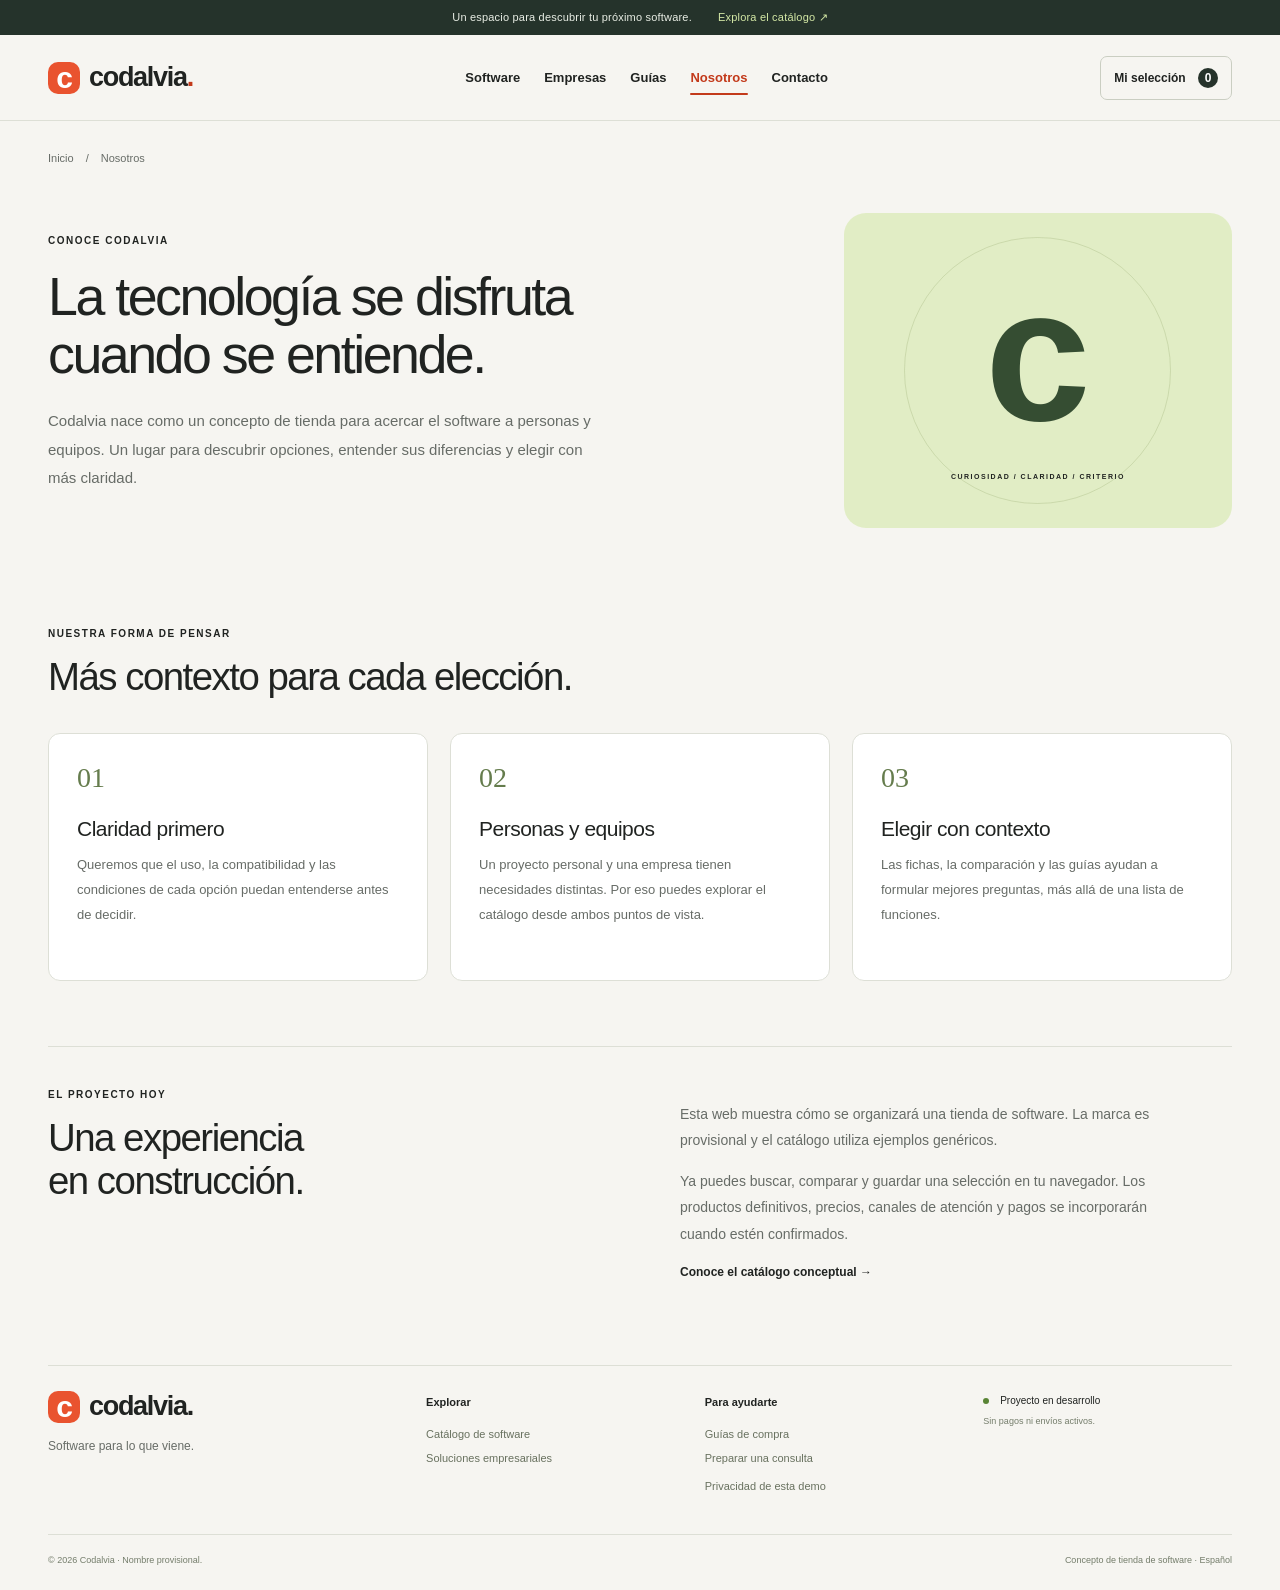
<file: nosotros.html>
<!doctype html>
<html lang="es"><head><meta charset="utf-8"><meta name="viewport" content="width=device-width,initial-scale=1"><meta name="description" content="Conoce el enfoque de Codalvia: descubrir, comparar y preparar una selección de software con información clara."><meta name="theme-color" content="#f6f5f1"><title>Nuestro enfoque | Codalvia</title><link rel="icon" href="assets/favicon.svg" type="image/svg+xml"><link rel="stylesheet" href="assets/styles.css"><link rel="stylesheet" href="assets/pages.css"><script src="assets/app.js" defer></script></head><body data-page="nosotros">
<a class="skip" href="#contenido">Saltar al contenido</a>
  <div class="announcement"><span>Un espacio para descubrir tu próximo software.</span><a href="catalogo.html">Explora el catálogo <span aria-hidden="true">↗</span></a></div>
  <header class="header"><div class="container header-inner">
    <a class="brand" href="index.html" aria-label="Codalvia, inicio"><span class="brand-mark" aria-hidden="true">c</span>codalvia<span class="brand-dot">.</span></a>
    <nav id="navigation" aria-label="Principal"><a href="catalogo.html">Software</a><a href="empresas.html">Empresas</a><a href="guias.html">Guías</a><a href="nosotros.html" aria-current="page">Nosotros</a><a href="contacto.html">Contacto</a></nav>
    <div class="header-actions"><button class="selection-button" id="selection-open" aria-label="Ver mi selección">Mi selección <span id="selection-count">0</span></button><button class="menu-button" id="menu-toggle" aria-label="Abrir menú" aria-expanded="false" aria-controls="navigation">☰</button></div>
  </div></header>
  <main id="contenido">
<div class="container breadcrumb"><a href="index.html">Inicio</a><span aria-hidden="true">/</span><span>Nosotros</span></div><section class="container about-hero"><div><div class="eyebrow">CONOCE CODALVIA</div><h1 class="page-title">La tecnología se disfruta<br>cuando se entiende.</h1><p>Codalvia nace como un concepto de tienda para acercar el software a personas y equipos. Un lugar para descubrir opciones, entender sus diferencias y elegir con más claridad.</p></div><div class="about-art lime" aria-hidden="true"><span class="about-letter">c</span><span class="eyebrow">CURIOSIDAD / CLARIDAD / CRITERIO</span></div></section><section class="container content-section"><div class="eyebrow">NUESTRA FORMA DE PENSAR</div><h2>Más contexto para cada elección.</h2><div class="path-grid spaced"><article class="info-card"><span class="step-number">01</span><h3>Claridad primero</h3><p>Queremos que el uso, la compatibilidad y las condiciones de cada opción puedan entenderse antes de decidir.</p></article><article class="info-card"><span class="step-number">02</span><h3>Personas y equipos</h3><p>Un proyecto personal y una empresa tienen necesidades distintas. Por eso puedes explorar el catálogo desde ambos puntos de vista.</p></article><article class="info-card"><span class="step-number">03</span><h3>Elegir con contexto</h3><p>Las fichas, la comparación y las guías ayudan a formular mejores preguntas, más allá de una lista de funciones.</p></article></div></section><section class="container split-panel"><div><div class="eyebrow">EL PROYECTO HOY</div><h2>Una experiencia<br>en construcción.</h2></div><div><p>Esta web muestra cómo se organizará una tienda de software. La marca es provisional y el catálogo utiliza ejemplos genéricos.</p><p>Ya puedes buscar, comparar y guardar una selección en tu navegador. Los productos definitivos, precios, canales de atención y pagos se incorporarán cuando estén confirmados.</p><a class="text-link" href="catalogo.html">Conoce el catálogo conceptual →</a></div></section>
</main>
<footer class="container"><div class="footer-main"><div><a class="brand" href="index.html"><span class="brand-mark" aria-hidden="true">c</span>codalvia.</a><p>Software para lo que viene.</p></div><div><strong>Explorar</strong><a href="catalogo.html">Catálogo de software</a><a href="empresas.html">Soluciones empresariales</a></div><div><strong>Para ayudarte</strong><a href="guias.html">Guías de compra</a><a href="contacto.html">Preparar una consulta</a><button class="text-button" id="privacy-open">Privacidad de esta demo</button></div><div class="footer-status"><span class="tiny-dot"></span> Proyecto en desarrollo<br><small>Sin pagos ni envíos activos.</small></div></div><div class="footer-bottom"><span>© <span id="year">2026</span> Codalvia · Nombre provisional.</span><span>Concepto de tienda de software · Español</span></div></footer>
  <dialog id="modal" aria-labelledby="modal-title"><div class="modal-header"><span class="eyebrow">CODALVIA / SOFTWARE</span><button class="close-button" id="modal-close" aria-label="Cerrar ventana">×</button></div><div id="modal-body"></div></dialog>
  <div class="toast" id="toast" role="status"></div>
</body>
</html>
</file>
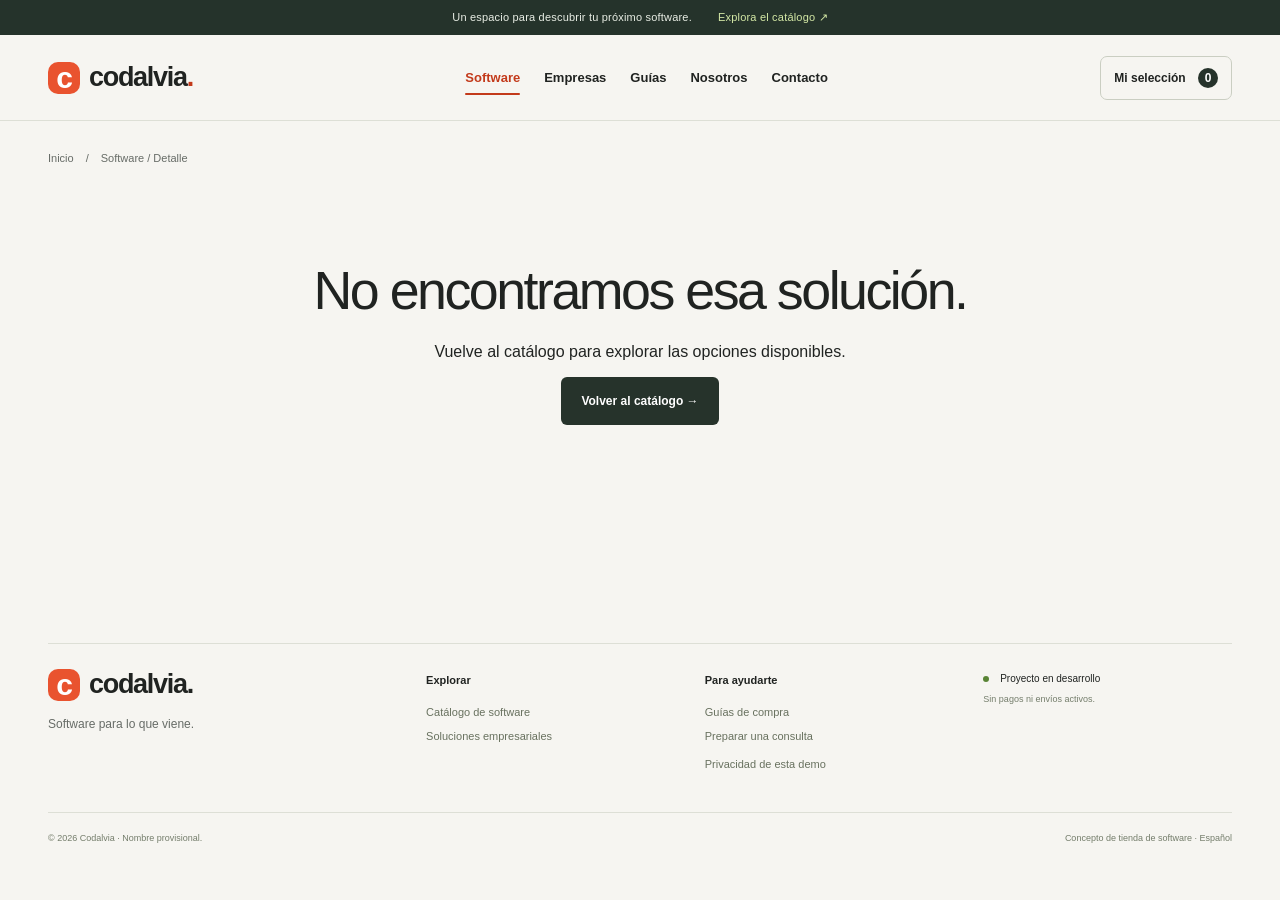
<file: producto.html>
<!doctype html>
<html lang="es"><head><meta charset="utf-8"><meta name="viewport" content="width=device-width,initial-scale=1"><meta name="description" content="Revisa funciones ilustrativas, compatibilidad y criterios de compra de cada solución conceptual de Codalvia."><meta name="theme-color" content="#f6f5f1"><title>Detalle de solución | Codalvia</title><link rel="icon" href="assets/favicon.svg" type="image/svg+xml"><link rel="stylesheet" href="assets/styles.css"><link rel="stylesheet" href="assets/pages.css"><script src="assets/app.js" defer></script></head><body data-page="catalogo">
<a class="skip" href="#contenido">Saltar al contenido</a>
  <div class="announcement"><span>Un espacio para descubrir tu próximo software.</span><a href="catalogo.html">Explora el catálogo <span aria-hidden="true">↗</span></a></div>
  <header class="header"><div class="container header-inner">
    <a class="brand" href="index.html" aria-label="Codalvia, inicio"><span class="brand-mark" aria-hidden="true">c</span>codalvia<span class="brand-dot">.</span></a>
    <nav id="navigation" aria-label="Principal"><a href="catalogo.html" aria-current="page">Software</a><a href="empresas.html">Empresas</a><a href="guias.html">Guías</a><a href="nosotros.html">Nosotros</a><a href="contacto.html">Contacto</a></nav>
    <div class="header-actions"><button class="selection-button" id="selection-open" aria-label="Ver mi selección">Mi selección <span id="selection-count">0</span></button><button class="menu-button" id="menu-toggle" aria-label="Abrir menú" aria-expanded="false" aria-controls="navigation">☰</button></div>
  </div></header>
  <main id="contenido">
<div class="container breadcrumb"><a href="index.html">Inicio</a><span aria-hidden="true">/</span><span>Software / Detalle</span></div><section class="container product-detail-page" id="product-detail"><noscript><h1>Detalle de solución</h1><p>Activa JavaScript para consultar las fichas del catálogo.</p><a href="catalogo.html">Volver al catálogo</a></noscript></section>
</main>
<footer class="container"><div class="footer-main"><div><a class="brand" href="index.html"><span class="brand-mark" aria-hidden="true">c</span>codalvia.</a><p>Software para lo que viene.</p></div><div><strong>Explorar</strong><a href="catalogo.html">Catálogo de software</a><a href="empresas.html">Soluciones empresariales</a></div><div><strong>Para ayudarte</strong><a href="guias.html">Guías de compra</a><a href="contacto.html">Preparar una consulta</a><button class="text-button" id="privacy-open">Privacidad de esta demo</button></div><div class="footer-status"><span class="tiny-dot"></span> Proyecto en desarrollo<br><small>Sin pagos ni envíos activos.</small></div></div><div class="footer-bottom"><span>© <span id="year">2026</span> Codalvia · Nombre provisional.</span><span>Concepto de tienda de software · Español</span></div></footer>
  <dialog id="modal" aria-labelledby="modal-title"><div class="modal-header"><span class="eyebrow">CODALVIA / SOFTWARE</span><button class="close-button" id="modal-close" aria-label="Cerrar ventana">×</button></div><div id="modal-body"></div></dialog>
  <div class="toast" id="toast" role="status"></div>
</body>
</html>
</file>
<file: assets/styles.css>
:root{--bg:#f6f5f1;--paper:#fff;--ink:#202321;--muted:#676c67;--line:#dddfd6;--orange:#c33a1b;--lime:#dfefb0;--radius:18px;font-family:Arial,Helvetica,sans-serif;color:var(--ink);background:var(--bg);font-synthesis:none}
*{box-sizing:border-box}html{scroll-behavior:smooth;scroll-padding-top:100px}body{margin:0}button,input,select,textarea{font:inherit}button,a,input,select,textarea{-webkit-tap-highlight-color:transparent}button,a{touch-action:manipulation}button{cursor:pointer;color:inherit}a{color:inherit;text-decoration:none}button{border:0}button:disabled{cursor:not-allowed;opacity:.5}:focus-visible{outline:3px solid #ac3d21;outline-offset:4px}[hidden]{display:none!important}.container{width:min(1280px,calc(100% - 96px));margin-inline:auto}.skip{position:fixed;top:-80px;left:20px;z-index:20;background:#fff;padding:15px}.skip:focus{top:10px}.announcement{background:#25332b;color:#e9eee5;display:flex;justify-content:center;gap:26px;padding:11px 20px;font-size:11px;letter-spacing:.2px}.announcement a{color:#d5e9a6}.header{position:sticky;top:0;background:#f6f5f1f2;backdrop-filter:blur(14px);z-index:10;border-bottom:1px solid var(--line)}.header-inner{height:85px;display:flex;align-items:center;justify-content:space-between;gap:25px}.brand{display:inline-flex;align-items:center;font-size:27px;font-weight:750;letter-spacing:-1.3px;white-space:nowrap}.brand-mark{width:32px;height:32px;background:#e9532f;color:#fff;display:inline-grid;place-items:center;border-radius:10px;margin-right:9px;font-size:30px;font-weight:700;line-height:1}.brand-dot{color:var(--orange)}nav{display:flex;gap:34px;font-size:13px;font-weight:600}nav a:hover,.text-link:hover{color:var(--orange)}.header-actions{display:flex;align-items:center;gap:10px}.selection-button{background:transparent;border:1px solid #cacec2;border-radius:7px;padding:11px 13px;font-size:12px;font-weight:600}.selection-button span{display:inline-grid;place-items:center;background:#26332b;color:#fff;min-width:20px;height:20px;border-radius:50%;margin-left:9px}.menu-button{display:none;background:none;font-size:25px}.hero{display:grid;grid-template-columns:1fr 1fr;align-items:center;gap:50px;padding-block:60px 48px}.eyebrow{font-size:10px;letter-spacing:1.5px;font-weight:700;line-height:1.6}.tiny-dot{display:inline-block;background:#598435;width:6px;height:6px;border-radius:50%;margin-right:8px}h1{font-size:clamp(44px,4.4vw,65px);letter-spacing:-3.5px;line-height:1.06;font-weight:500;margin:24px 0}h2{font-size:clamp(29px,3vw,40px);font-weight:500;letter-spacing:-1.5px;line-height:1.14;margin:13px 0 0}h3{letter-spacing:-.5px}.orange{color:var(--orange)}.hero-copy>p{font-size:15px;line-height:1.85;color:var(--muted);max-width:405px}.button{padding:15px 20px;border-radius:6px;font-size:12px;font-weight:600;display:inline-flex;justify-content:center;align-items:center;gap:22px;line-height:1.5;transition:transform .15s,background .15s}.button:hover{transform:translateY(-2px)}.dark{background:#26332b;color:#fff}.dark:hover{background:#3e5144}.light{background:#eff4e5;color:#25332b}.outline{border:1px solid #bfc6ba;background:transparent}.text-link{font-size:12px;font-weight:600}.hero-actions{display:flex;gap:20px;align-items:center;margin-top:30px}.hero-caption{display:flex;gap:25px;color:#787d72;font-size:8px;letter-spacing:1px;margin-top:39px}.hero-art{height:420px;background:#e8ebdf;border-radius:24px;position:relative;overflow:hidden;isolation:isolate}.art-grid{position:absolute;inset:0;background-image:linear-gradient(#bfc8b73b 1px,transparent 1px),linear-gradient(90deg,#bfc8b73b 1px,transparent 1px);background-size:32px 32px;mask-image:linear-gradient(135deg,#000,transparent)}.art-ring{position:absolute;right:-80px;top:30px;width:390px;height:390px;border:54px solid #d6e0bb;border-radius:50%;transform:rotate(-30deg)}.art-label{position:absolute;top:28px;left:28px;font-size:8px;letter-spacing:1.5px;color:#566343}.studio-window{position:absolute;top:67px;left:10%;width:76%;background:#fff;border:1px solid #b2b9a7;border-radius:9px;box-shadow:0 20px 40px #23341f26;transform:rotate(-5deg)}.window-bar{display:flex;justify-content:space-between;align-items:center;padding:11px;color:#65705f;font-size:7px;border-bottom:1px solid #ddd}.window-bar i{display:inline-block;width:4px;height:4px;background:#a6aea0;border-radius:50%;margin-right:3px}.studio-content{display:flex;padding:9px;gap:9px}.studio-tools{font-size:17px;line-height:2;color:#72816a}.poster{background:#c3cce7;position:relative;overflow:hidden;flex:1;min-height:200px;padding:19px}.poster>span{font-size:32px;line-height:.95;letter-spacing:-1.6px;position:relative;z-index:1;font-weight:700}.poster em{font-family:Georgia,serif;font-weight:400}.poster small{position:absolute;bottom:10px;left:19px;font-size:5px;letter-spacing:1px;z-index:1}.poster-orb{position:absolute;width:145px;height:145px;right:-23px;top:26px;border-radius:48% 50% 20% 50%;background:repeating-radial-gradient(ellipse at 30% 30%,#f5834d 0,#e84624 5px,#faaf72 8px,#df4522 10px);transform:rotate(30deg);box-shadow:-9px 10px 14px #34354026}.studio-bottom{padding:6px 14px 10px;display:flex;justify-content:space-between;font-size:6px;color:#6a7366}.floating-task{position:absolute;display:flex;align-items:center;gap:11px;padding:15px;bottom:45px;left:18%;background:#fff;border:1px solid #d5d8cd;border-radius:10px;box-shadow:0 10px 20px #20321f14;transform:rotate(2deg)}.floating-task strong{display:block;font-size:12px}.floating-task span{display:block;font-size:9px;margin-top:5px;color:#6f736b}.floating-task b{background:#eff4e7;border-radius:50%;padding:4px 7px;color:#5c782c;margin-left:12px;font-size:11px}.floating-app{position:absolute;right:18px;top:50px;background:#eff4dc;border:1px solid #ced5b5;border-radius:13px;padding:16px;transform:rotate(10deg)}.floating-app>span{font-size:49px;color:#667c38;line-height:1}.floating-app small{display:block;font-size:6px;letter-spacing:1px;margin-top:8px}.art-footer{position:absolute;bottom:18px;left:25px;right:25px;display:flex;justify-content:space-between;font-size:7px;letter-spacing:1px;color:#69775d}.category-strip{display:flex;justify-content:space-between;border-block:1px solid var(--line);padding:22px 0;gap:15px}.category-strip button{background:none;font-size:12px;display:flex;align-items:center;gap:11px;padding:7px}.category-strip button:hover{color:var(--orange)}.category-strip button span{font-size:22px}.catalog-section{padding-block:75px 70px}.section-top{display:flex;justify-content:space-between;align-items:flex-end;gap:35px;margin-bottom:35px}.section-top>p{max-width:265px;font-size:13px;color:var(--muted);line-height:1.8;margin-bottom:3px}.catalog-controls{display:flex;justify-content:space-between;align-items:center;gap:20px}.segments{display:flex;background:#e8eae2;padding:4px;border-radius:8px;gap:3px}.segments button{padding:11px 16px;background:transparent;font-size:12px;border-radius:5px;white-space:nowrap}.segments .active{background:#fff;box-shadow:0 2px 5px #00000008}.search{display:flex;gap:10px;align-items:center;border:1px solid #d0d5c7;border-radius:7px;padding:10px 13px;min-width:280px}.search>span{font-size:24px;line-height:20px}.search input{border:0;background:transparent;font-size:12px;min-width:0;width:100%;outline-offset:6px}.filters{display:flex;align-items:center;gap:20px;font-size:10px;margin-block:21px 17px;color:var(--muted)}.filters label{display:flex;align-items:center;gap:8px}.filters select{font-size:11px;background:transparent;border:0;color:var(--ink);max-width:180px;padding:5px}.filters>span{margin-left:auto}.demo-note{font-size:10px;color:#6b7066;padding-bottom:16px;line-height:1.7}.demo-note>span{font-size:8px;border:1px solid #cfd3c6;border-radius:3px;padding:3px 5px;margin-right:8px;font-weight:700;letter-spacing:.6px}.product-grid{display:grid;grid-template-columns:repeat(3,1fr);gap:21px}.product{background:#fff;border:1px solid #dce0d4;border-radius:12px;overflow:hidden;transition:box-shadow .2s,transform .2s}.product:hover{transform:translateY(-3px);box-shadow:0 10px 22px #2b3a2410}.product-art{height:150px;margin:9px;border-radius:7px;position:relative;display:grid;place-items:center;overflow:hidden}.product-art::before,.product-art::after{content:'';position:absolute;width:180px;height:180px;border:1px solid #ffffff80;border-radius:50%;transform:translate(-45px,35px)}.product-art::after{transform:translate(40px,-35px)}.peach{background:#f5d4c2}.lavender{background:#dfddef}.lime{background:#e1edc5}.blue{background:#d0e4ee}.sand{background:#ece1c8}.mint{background:#d1e6dc}.app-symbol{height:43px;width:43px;display:grid;place-items:center;border-radius:11px;font-size:24px;flex-shrink:0}.product-art .app-symbol{width:65px;height:70px;border:1px solid #fff9;background:#ffffffb3;font-size:35px;border-radius:15px;box-shadow:6px 8px 0 #ffffff40;transform:rotate(-7deg);z-index:1}.art-caption{position:absolute;bottom:12px;left:14px;font-size:8px;letter-spacing:1.4px;z-index:1}.product-info{padding:13px 20px 19px}.product-meta{display:flex;justify-content:space-between;gap:10px;font-size:9px;color:#6c7467}.product-meta span:last-child{color:#4c623e}.product h3{font-size:20px;margin:11px 0 9px;font-weight:500}.product p{color:var(--muted);font-size:12px;line-height:1.7;margin:0 0 16px;min-height:40px}.product-spec{display:flex;gap:7px;margin-bottom:18px}.product-spec span{font-size:8px;border:1px solid #e3e6dc;padding:5px 7px;border-radius:4px}.product-action{display:flex;justify-content:space-between;align-items:center;border-top:1px solid #e8ebe2;padding-top:15px;gap:8px}.product-action small{font-size:10px;color:#68715f}.details-button{background:none;font-size:11px;font-weight:700;padding:8px 0}.details-button:hover{color:var(--orange)}.compare-check{font-size:10px;display:flex;align-items:center;gap:7px;margin-top:12px;color:#646d5a;cursor:pointer}.compare-check input{accent-color:#33472b;width:15px;height:15px}.empty{text-align:center;padding:50px}.compare-bar{position:sticky;bottom:15px;z-index:5;margin-top:24px;background:#e4edcf;box-shadow:0 6px 20px #0002;border:1px solid #bfcda9;border-radius:9px;padding:12px 18px;display:flex;justify-content:space-between;align-items:center;gap:15px;font-size:12px}.compare-bar>div{display:flex;gap:20px;align-items:center}.text-button{background:transparent;font-size:12px;padding:0;text-align:left}.text-button:hover{text-decoration:underline}.business{background:#253b30;border-radius:18px;color:#fff;display:grid;grid-template-columns:1fr 1fr;gap:50px;padding:52px;overflow:hidden}.business .eyebrow{color:#c5d2b9}.business h2{font-size:43px}.business p{font-size:13px;line-height:1.85;color:#c7d1c6;max-width:365px;margin-top:20px}.business ul{list-style:none;padding:0;margin:22px 0;font-size:12px;line-height:2.3;color:#e6eadd}.business li::before{content:'✓';color:#c6dd99;margin-right:10px}.business-copy>small{display:block;color:#b7c6b6;font-size:9px;margin-top:14px}.business-art{align-self:center;background:#ffffff08;border:1px solid #ffffff24;border-radius:14px;padding:23px;transform:rotate(3deg)}.business-art-top{font-size:8px;letter-spacing:1.2px;display:flex;justify-content:space-between;color:#cbd5c6}.workspace-tiles{display:grid;grid-template-columns:1fr 1fr;gap:12px;margin-block:23px}.workspace-tile{height:103px;border-radius:8px;color:#25332b;font-size:38px;display:grid;place-content:center;text-align:center}.workspace-tile small{font-size:7px;letter-spacing:1px;margin-top:7px}.workspace-label{display:flex;align-items:center;font-size:9px;color:#d4deca}.avatar{background:#e1d6c0;color:#25332b;width:26px;height:26px;border-radius:50%;border:2px solid #374c40;display:grid;place-items:center;margin-right:-7px;font-size:9px}.avatar:nth-child(2){background:#c5d2e6}.avatar:nth-child(3){background:#d6bccc;margin-right:14px}.guide{padding-block:80px}.guide-grid{display:grid;grid-template-columns:repeat(3,1fr);gap:40px;margin-top:45px}.step-number{font-family:Georgia,serif;font-size:28px;color:#657c4d}.guide-grid article{border-top:1px solid #cfd5c5;padding-top:22px}.guide-grid h3{font-size:17px;font-weight:500;margin-top:23px}.guide-grid p{font-size:13px;line-height:1.8;color:var(--muted);max-width:300px}.faq{display:grid;grid-template-columns:.8fr 1.2fr;gap:70px;border-top:1px solid var(--line);padding-block:55px 70px}.faq>div>p{font-size:13px;color:var(--muted)}details{border-bottom:1px solid var(--line);padding:20px 0}summary{font-size:14px;font-weight:500;cursor:pointer;line-height:1.6;padding-right:10px}details p{font-size:13px;color:var(--muted);line-height:1.8;max-width:600px}.closing{background:#e6eadc;border-radius:13px;padding:36px 42px;display:flex;align-items:center;justify-content:space-between;gap:30px;margin-bottom:64px}.closing h2{font-size:32px}footer{padding-bottom:25px}.footer-main{display:grid;grid-template-columns:1.4fr 1fr 1fr 1fr;gap:30px;padding:0 0 40px}.footer-main p{font-size:12px;color:var(--muted);margin-top:16px}.footer-main strong{display:block;font-size:11px;margin:5px 0 20px}.footer-main>div>a:not(.brand){display:block;font-size:11px;color:#68715f;margin:12px 0}.footer-main .text-button{font-size:11px;color:#68715f}.footer-status{font-size:10px;line-height:2}.footer-status small{font-size:9px;color:#747d6b}.footer-bottom{display:flex;justify-content:space-between;gap:20px;border-top:1px solid var(--line);padding-top:20px;font-size:9px;color:#747d6b}dialog{border:1px solid #d0d7c8;border-radius:16px;padding:28px;width:min(750px,calc(100% - 32px));max-height:88dvh;color:var(--ink);background:#f9faf6;box-shadow:0 30px 80px #0003}dialog::backdrop{background:#142418a3;backdrop-filter:blur(3px)}body:has(dialog[open]){overflow:hidden}.modal-header{display:flex;align-items:center;justify-content:space-between;gap:20px}.close-button{background:#e9eddf;width:34px;height:34px;border-radius:50%;font-size:26px}dialog h2{margin-bottom:20px;font-size:30px}dialog p,dialog li{font-size:14px;line-height:1.7;color:#5d6755}.detail-specs{display:grid;grid-template-columns:1fr 1fr;gap:16px;margin:25px 0}.detail-specs div{padding:15px;background:#edf1e5;border-radius:8px;font-size:13px}.detail-specs strong{display:block;margin-bottom:8px;font-size:11px}.selection-row{display:flex;justify-content:space-between;align-items:center;border-bottom:1px solid var(--line);padding:15px 0;gap:10px;font-size:14px}.selection-row small{display:block;color:var(--muted);font-size:11px;margin-top:6px}.selection-row button{background:none;color:var(--orange);font-size:11px;padding:10px}.modal-actions{display:flex;gap:12px;flex-wrap:wrap;margin-top:25px}.table-scroll{overflow-x:auto}table{border-collapse:collapse;min-width:520px;width:100%;margin-top:24px;font-size:12px}td,th{padding:15px;text-align:left;border-bottom:1px solid #dbe1d2;line-height:1.6}th{background:#eaf0e0}td:first-child{font-weight:600}form .field{display:block;margin-block:17px;font-size:12px}form input,form select,form textarea{display:block;width:100%;padding:12px;margin-top:8px;border:1px solid #c5ceba;background:#fff;border-radius:6px;color:var(--ink)}form textarea{resize:vertical;min-height:100px}.form-row{display:grid;grid-template-columns:1fr 1fr;gap:16px}.form-disclaimer{background:#eaf0e0;padding:12px;border-radius:5px;font-size:11px!important}.summary-text{white-space:pre-wrap;line-height:1.8;background:#eaf0e0;padding:20px;font-family:inherit;font-size:13px;overflow-wrap:anywhere}.toast{position:fixed;bottom:24px;left:50%;transform:translate(-50%,30px);padding:15px 22px;background:#253b30;color:#fff;border-radius:8px;z-index:30;opacity:0;pointer-events:none;max-width:calc(100% - 30px);font-size:13px;transition:.2s}.toast.show{opacity:1;transform:translate(-50%,0)}
.sr-label{position:absolute;width:1px;height:1px;padding:0;margin:-1px;overflow:hidden;clip:rect(0,0,0,0);white-space:nowrap;border:0}
@media(min-width:1600px){h1{font-size:68px}}
@media(max-width:1100px){.container{width:calc(100% - 56px)}.hero{gap:28px}h1{font-size:48px}.hero-actions{flex-direction:column;align-items:flex-start;gap:18px}.hero-art{height:405px}.floating-task{left:10%}.category-strip{gap:6px}.category-strip button{font-size:10px;gap:7px}.business{padding:40px;gap:30px}.business h2{font-size:37px}.search{min-width:230px}.segments button{padding-inline:12px}.hero-caption{gap:15px}}
@media(max-width:800px){.container{width:calc(100% - 40px)}.header-inner{height:72px}.brand{font-size:23px}.brand-mark{width:29px;height:29px;font-size:27px}nav{display:none;position:absolute;top:72px;left:0;right:0;background:#f6f5f1;border-bottom:1px solid var(--line);padding:25px;flex-direction:column;gap:24px}nav.open{display:flex}.menu-button{display:block}.selection-button{font-size:10px;padding:8px}.hero{grid-template-columns:1fr 1fr;gap:20px;padding-top:35px}h1{font-size:40px;letter-spacing:-2px}.hero-copy>p{font-size:13px}.hero-art{height:360px}.studio-window{left:6%;width:86%;top:66px}.poster{min-height:177px;padding:13px}.poster>span{font-size:27px}.poster-orb{width:120px;height:120px;right:-50px}.floating-app{right:8px;top:15px;padding:10px}.floating-app>span{font-size:32px}.floating-task{left:5%;bottom:35px;padding:10px;gap:8px}.floating-task .app-symbol{width:30px;height:35px}.floating-task strong{font-size:10px}.floating-task span{font-size:7px}.floating-task b{margin-left:0}.hero-caption{display:none}.art-label{font-size:6px;left:18px;top:22px;max-width:120px}.category-strip{overflow:auto;justify-content:flex-start;gap:25px}.category-strip button{white-space:nowrap}.section-top>p{max-width:230px}.catalog-controls{flex-direction:column;align-items:stretch}.search{max-width:none}.product-grid{grid-template-columns:repeat(2,1fr)}.business{padding:30px;gap:25px}.business h2{font-size:32px}.business-art{padding:15px}.workspace-tile{height:80px}.workspace-label>span:last-child{display:none}.guide-grid{gap:20px}.faq{gap:30px}.footer-main{grid-template-columns:1fr 1fr;gap:30px}.closing{padding:30px}.closing h2{font-size:29px}}
@media(max-width:560px){.announcement{font-size:9px;padding:10px 15px}.announcement>a{display:none}.header-inner{gap:10px}.header-actions{gap:7px}.selection-button span{margin-left:4px;min-width:17px;height:17px}.hero{grid-template-columns:1fr;padding-block:34px;gap:32px}.hero .eyebrow{font-size:8px}h1{font-size:48px;letter-spacing:-2.8px;margin-block:18px}.hero-copy>p{font-size:14px}.hero-actions{flex-direction:row;flex-wrap:wrap;align-items:center;gap:20px}.hero .button{font-size:11px;padding-inline:15px}.text-link{font-size:10px}.hero-art{height:340px}.studio-window{width:75%;left:10%;top:50px}.floating-app{top:24px;right:20px}.floating-task{left:19%;bottom:29px}.art-label{top:17px;max-width:none}.poster-orb{right:-14px}.category-strip{padding-block:12px;gap:17px}.catalog-section{padding-block:47px}.section-top{display:block;margin-bottom:25px}h2{font-size:30px}.section-top>p{max-width:100%;margin-top:18px;font-size:12px}.segments{gap:2px;justify-content:space-between}.segments button{font-size:10px;padding:11px 9px}.filters{gap:12px;flex-wrap:wrap;font-size:9px}.filters select{font-size:10px;max-width:155px}.filters>span{margin-left:0;flex-basis:100%}.demo-note{font-size:9px}.product-grid{grid-template-columns:1fr}.product-art{height:170px}.product-info{padding:15px 20px 20px}.product p{min-height:0}.product-meta{font-size:10px}.product-action small,.details-button{font-size:12px}.compare-check{font-size:12px}.compare-bar{padding:12px;align-items:flex-start;flex-direction:column;font-size:11px}.compare-bar>div{width:100%;justify-content:space-between}.compare-bar .button{padding:10px 14px}.business{grid-template-columns:1fr;padding:30px 25px;gap:30px}.business h2{font-size:35px}.business-art{margin:0 12px 6px}.workspace-tile{height:85px}.workspace-label>span:last-child{display:inline}.guide{padding-block:50px}.guide-grid{grid-template-columns:1fr;gap:22px;margin-top:25px}.guide-grid article{position:relative;padding:22px 0 0 50px}.step-number{position:absolute;left:0;top:23px;font-size:24px}.guide-grid h3{margin-top:0}.guide-grid p{max-width:none;font-size:12px}.faq{grid-template-columns:1fr;padding-block:35px 45px;gap:10px}summary{font-size:13px}.closing{display:block;padding:27px;margin-bottom:45px}.closing h2{font-size:29px;margin-bottom:23px}.footer-main{gap:25px 18px}.footer-main>div:first-child{grid-column:1/-1}.footer-status{grid-column:1/-1}.footer-bottom{display:block;font-size:8px;line-height:2.2}.footer-bottom>span{display:block}.detail-specs,.form-row{grid-template-columns:1fr}dialog{padding:20px}dialog h2{font-size:26px}.modal-actions .button{flex-grow:1}}
@media(prefers-reduced-motion:reduce){html{scroll-behavior:auto}*,*::before,*::after{transition:none!important;animation:none!important}}
</file>
<file: assets/pages.css>
/* Multi-page layouts extend the existing palette and Arial/Helvetica typography. */
.header nav{gap:24px}.header nav a{position:relative;padding-block:10px}.header nav a[aria-current="page"]{color:var(--orange)}.header nav a[aria-current="page"]::after{content:'';height:2px;background:var(--orange);position:absolute;bottom:0;left:0;right:0;border-radius:2px}.breadcrumb{display:flex;flex-wrap:wrap;gap:12px;font-size:11px;color:var(--muted);padding-block:28px 25px;line-height:1.7}.breadcrumb a:hover{color:var(--orange)}.page-title{font-size:clamp(37px,4.2vw,59px);letter-spacing:-2.5px;line-height:1.08;font-weight:500;margin:18px 0 24px}.page-intro{padding-block:22px 43px;max-width:1280px}.page-intro>p{max-width:590px;font-size:15px;line-height:1.9;color:var(--muted)}.page-catalog{padding-top:18px}.page-catalog .section-top{align-items:center}.page-catalog .page-title{margin-bottom:10px}.category-strip a{font-size:12px;display:flex;align-items:center;gap:11px;padding:7px;white-space:nowrap;transition:color .2s}.category-strip a:hover{color:var(--orange)}.category-strip a>span{font-size:22px}.home-paths{padding-block:55px 65px}.path-grid{display:grid;grid-template-columns:repeat(3,1fr);gap:22px}.path-card{padding:28px;border:1px solid #25332b10;border-radius:14px;display:flex;flex-direction:column;position:relative;overflow:hidden;min-height:268px;transition:transform .25s,box-shadow .25s}.path-card:hover{transform:translateY(-5px);box-shadow:0 15px 30px #26332b12}.path-symbol{font-size:35px;line-height:1;margin:30px 0 12px}.path-card h3{font-size:23px;font-weight:500;margin:5px 0 12px}.path-card p{font-size:13px;line-height:1.8;margin:0 0 23px;color:#535d50;max-width:280px}.path-card strong{font-size:11px;font-weight:600;margin-top:auto}.content-section{padding-block:58px 65px}.info-card{background:#fff;border:1px solid var(--line);border-radius:12px;padding:28px;display:flex;flex-direction:column}.info-card h3{font-size:21px;font-weight:500;margin:23px 0 12px}.info-card p{font-size:13px;line-height:1.9;color:var(--muted);margin:0 0 24px}.info-card .text-link{margin-top:auto;line-height:1.7}.spaced{margin-top:35px}.split-panel{display:grid;grid-template-columns:1fr 1fr;gap:80px;padding:40px 0 60px;border-top:1px solid var(--line);margin-bottom:25px}.split-panel p{font-size:14px;color:var(--muted);line-height:1.9;max-width:490px}.split-panel .button{margin-top:12px}.checklist article{display:flex;gap:25px;padding:0 0 24px;margin-bottom:22px;border-bottom:1px solid var(--line)}.checklist article>span{font-family:Georgia,serif;color:#657c4d;font-size:27px}.checklist h3{font-size:17px;font-weight:500;margin:0 0 10px}.checklist p{font-size:13px;margin:0}.business .page-title{font-size:46px;margin-block:20px}.business{margin-top:10px}.resource-section{padding-bottom:70px}.resource-card{background:#fff;border:1px solid var(--line);border-radius:12px;overflow:hidden;transition:transform .25s,box-shadow .25s}.resource-card:hover{transform:translateY(-5px);box-shadow:0 15px 30px #26332b12}.resource-art{padding:25px 28px;font-family:Georgia,serif;font-size:68px;display:flex;align-items:center;justify-content:space-between;min-height:145px}.resource-art>span{font-family:Arial,sans-serif;font-size:30px}.resource-body{padding:26px}.resource-body .eyebrow{font-size:8px}.resource-body h3{font-size:23px;font-weight:500;line-height:1.3;margin:15px 0}.resource-body p{font-size:13px;color:var(--muted);line-height:1.8;min-height:70px}.resource-body strong{display:block;margin-top:25px;font-size:12px}.about-hero{display:grid;grid-template-columns:1.3fr .7fr;gap:75px;align-items:center;padding-block:20px 40px}.about-hero p{font-size:15px;line-height:1.9;color:var(--muted);max-width:560px}.about-art{height:315px;border-radius:22px;display:flex;align-items:center;justify-content:center;flex-direction:column;overflow:hidden;position:relative}.about-art::before{content:'';border:1px solid #98ac734f;border-radius:50%;width:265px;height:265px;position:absolute}.about-letter{font-size:190px;line-height:1;font-weight:700;color:#354d32;margin-bottom:22px}.about-art .eyebrow{font-size:7px}.contact-layout{display:grid;grid-template-columns:.75fr 1.25fr;gap:75px;padding-bottom:70px}.contact-aside{padding-top:20px}.contact-aside h2{font-size:34px}.contact-aside p,.contact-aside li{font-size:13px;line-height:1.9;color:var(--muted)}.contact-aside h3{font-size:16px;font-weight:500;margin-top:25px}.contact-aside ul{padding-left:18px}.contact-aside hr{border:0;border-top:1px solid var(--line);margin-block:30px}.form-panel{background:#fff;border:1px solid var(--line);border-radius:14px;padding:32px}.form-panel h2{font-size:30px;margin:0 0 15px}.form-panel>p{font-size:13px;line-height:1.8;color:var(--muted)}.form-panel .field{margin-block:24px}.form-panel form textarea{min-height:160px}.form-panel .button{margin-top:12px}.reading-header{max-width:800px;padding:22px 0 38px}.reading-header>p{font-size:16px;line-height:1.9;color:var(--muted);max-width:730px}.reading-layout{display:grid;grid-template-columns:240px minmax(0,730px);gap:80px;padding-bottom:60px}.reading-toc{position:sticky;top:125px;align-self:start;display:flex;flex-direction:column;gap:19px;font-size:12px;line-height:1.6;padding:24px;border:1px solid var(--line);border-radius:10px}.reading-toc strong{font-size:9px;letter-spacing:1px}.reading-toc a:hover{color:var(--orange)}.reading-body section{margin-bottom:40px}.reading-body h2{font-size:29px;margin:0 0 22px}.reading-body p,.reading-body li{font-size:15px;line-height:1.95;color:#5b6356}.reading-body li{margin-block:10px}.reading-body ul,.reading-body ol{padding-left:22px}.reading-note{background:#e6eadc;border-left:3px solid #6a8051;padding:22px 26px;margin-block:25px;border-radius:0 8px 8px 0}.reading-note strong{font-size:14px}.reading-note p{font-size:14px;margin-bottom:0}.reading-next{border-top:1px solid var(--line);padding-top:28px}.reading-next h3{font-size:27px;font-weight:500;margin:16px 0}.product-detail-page{padding-bottom:60px;min-height:50vh}.back-link{font-size:12px;color:var(--muted);display:inline-block;margin:10px 0 30px}.detail-hero{display:grid;grid-template-columns:.85fr 1.15fr;gap:60px;align-items:center;margin-bottom:55px}.detail-visual.product-art{margin:0;height:350px;border-radius:18px}.detail-visual .app-symbol{height:115px;width:115px;font-size:70px;border-radius:25px}.detail-hero p{font-size:15px;color:var(--muted);line-height:1.8}.detail-hero .product-spec span{font-size:11px}.detail-hero .page-title{font-size:45px}.detail-hero .detail-disclaimer{font-size:10px;margin-top:18px}.detail-layout{display:grid;grid-template-columns:1.3fr .7fr;gap:80px;border-top:1px solid var(--line);padding-top:45px}.detail-layout h2{font-size:30px;max-width:450px;margin:0 0 22px}.detail-layout h3{font-size:20px;font-weight:500;margin-top:30px}.detail-layout p{font-size:14px;line-height:1.9;color:var(--muted)}.feature-list{list-style:none;padding:0}.feature-list li{font-size:14px;margin-block:18px}.feature-list span{color:#557139;margin-right:12px}.spec-panel{padding:27px;border:1px solid var(--line);border-radius:12px;background:#fff;align-self:start}.spec-panel dl{font-size:13px;line-height:1.7}.spec-panel dt{font-weight:600;margin-top:17px}.spec-panel dd{margin:4px 0;color:var(--muted)}.spec-panel p{font-size:11px}.spec-panel .button{width:100%;margin-top:12px}.footer-main{padding-top:25px;border-top:1px solid var(--line)}

/* Short, finite animations. No perpetual auto-playing movement. */
@keyframes page-enter{from{opacity:.25;transform:translateY(9px)}to{opacity:1;transform:none}}
@keyframes card-float{0%,100%{translate:0 0}50%{translate:0 -8px}}
@keyframes accent-enter{from{scale:.93;opacity:.3}to{scale:1;opacity:1}}
@media(prefers-reduced-motion:no-preference){
  main{animation:page-enter .42s ease-out both}
  .studio-window{animation:accent-enter .75s .12s ease-out backwards}
  .floating-task{animation:card-float 3.5s .5s ease-in-out 1}
  .floating-app{animation:card-float 3s .3s ease-in-out 1}
  .about-letter{animation:accent-enter .7s ease-out both}
  dialog[open]{animation:page-enter .2s ease-out}
  .reveal{opacity:0;translate:0 15px;transition:opacity .55s var(--reveal-delay,0ms),translate .55s var(--reveal-delay,0ms)}
  .reveal.is-visible{opacity:1;translate:0 0}
  .product-art .app-symbol{transition:transform .3s}.product:hover .app-symbol{transform:rotate(0deg) translateY(-3px)}
}
@media(max-width:1100px){.header nav{gap:16px;font-size:12px}.path-card{padding:22px}.split-panel,.contact-layout,.reading-layout,.detail-layout{gap:40px}.reading-layout{grid-template-columns:210px minmax(0,1fr)}.business .page-title{font-size:38px}.about-hero{gap:40px}.detail-hero{gap:35px}.detail-hero .page-title{font-size:39px}}
@media(max-width:900px) and (min-width:801px){.header nav{gap:12px;font-size:11px}.header-inner{gap:15px}.selection-button{padding:8px;font-size:10px}.header .brand{font-size:23px}}
@media(max-width:800px){.header nav{gap:15px;font-size:14px}.header nav a{align-self:flex-start}.category-strip{gap:18px}.category-strip a{font-size:10px}.path-grid{gap:15px}.path-card,.info-card{padding:20px}.path-card h3,.info-card h3,.resource-body h3{font-size:21px}.resource-body{padding:20px}.resource-art{font-size:55px;padding:20px}.split-panel{gap:30px}.contact-layout{grid-template-columns:1fr 1.2fr;gap:25px}.form-panel{padding:23px}.about-hero{grid-template-columns:1fr 1fr;gap:25px}.about-art{height:280px}.about-letter{font-size:155px}.reading-layout{grid-template-columns:180px minmax(0,1fr);gap:28px}.reading-toc{padding:17px;font-size:11px}.reading-body h2{font-size:26px}.detail-hero{grid-template-columns:.8fr 1.2fr;gap:25px}.detail-visual.product-art{height:290px}.detail-hero .page-title{font-size:34px}.detail-hero .modal-actions{flex-direction:column;align-items:stretch}.detail-layout{gap:30px}}
@media(max-width:650px){.path-grid{grid-template-columns:1fr}.path-card{min-height:0;padding:24px}.path-symbol{position:absolute;right:25px;top:22px;font-size:45px;margin:0}.path-card h3{margin-top:27px;font-size:25px}.path-card p{max-width:85%}.home-paths{padding-block:38px 45px}.home-paths .section-top>p{display:none}.path-card strong{margin-top:0}.page-title{font-size:42px;letter-spacing:-2px}.breadcrumb{font-size:10px;padding-block:22px 14px;gap:8px}.page-intro{padding-block:10px 23px}.page-intro>p{font-size:14px}.page-catalog{padding-top:14px}.page-catalog .page-title{font-size:38px}.business .page-title{font-size:35px}.content-section{padding-block:38px 45px}.info-card{padding:25px}.info-card h3{font-size:23px}.split-panel{grid-template-columns:1fr;gap:28px;padding-block:30px 40px}.split-panel p{font-size:13px}.resource-section{padding-bottom:38px}.resource-card{display:grid;grid-template-columns:85px 1fr}.resource-art{font-size:39px;padding:18px 12px;flex-direction:column;justify-content:space-between;align-items:center;height:100%}.resource-art span{font-size:22px}.resource-body{padding:23px}.resource-body h3{font-size:23px}.resource-body p{min-height:0;font-size:12px;margin-bottom:10px}.resource-body strong{margin-top:18px}.resource-body .eyebrow{font-size:7px}.about-hero{grid-template-columns:1fr;gap:20px;padding-top:10px}.about-art{height:215px}.about-letter{font-size:140px;margin-bottom:10px}.about-art::before{height:210px;width:210px}.about-hero p{font-size:14px}.contact-layout{grid-template-columns:1fr;gap:25px;padding-bottom:40px}.contact-aside{padding-top:0}.contact-aside h2{font-size:28px}.contact-aside>.app-symbol{float:right}.form-panel{padding:23px}.form-panel h2{font-size:28px}.reading-layout{grid-template-columns:1fr;gap:30px}.reading-toc{position:static;display:grid;grid-template-columns:1fr 1fr;gap:12px;font-size:11px}.reading-toc strong{grid-column:1/-1}.reading-header{padding-top:10px;padding-bottom:20px}.reading-header .page-title{font-size:40px}.reading-header>p{font-size:14px}.reading-body p,.reading-body li{font-size:14px}.reading-body h2{font-size:27px}.reading-note{padding:20px}.detail-hero{grid-template-columns:1fr;gap:26px}.detail-visual.product-art{height:230px}.detail-visual .app-symbol{width:90px;height:90px;font-size:53px}.detail-hero .page-title{font-size:40px}.detail-hero p{font-size:14px}.detail-layout{grid-template-columns:1fr;gap:30px;padding-top:30px}.detail-hero .modal-actions{flex-direction:row}.back-link{margin-bottom:20px}.spec-panel .button{width:auto}}
@media(prefers-reduced-motion:reduce){main,.studio-window,.floating-task,.floating-app,.about-letter,dialog[open]{animation:none!important}.reveal{opacity:1!important;translate:none!important;transition:none!important}html{scroll-behavior:auto}}
</file>
